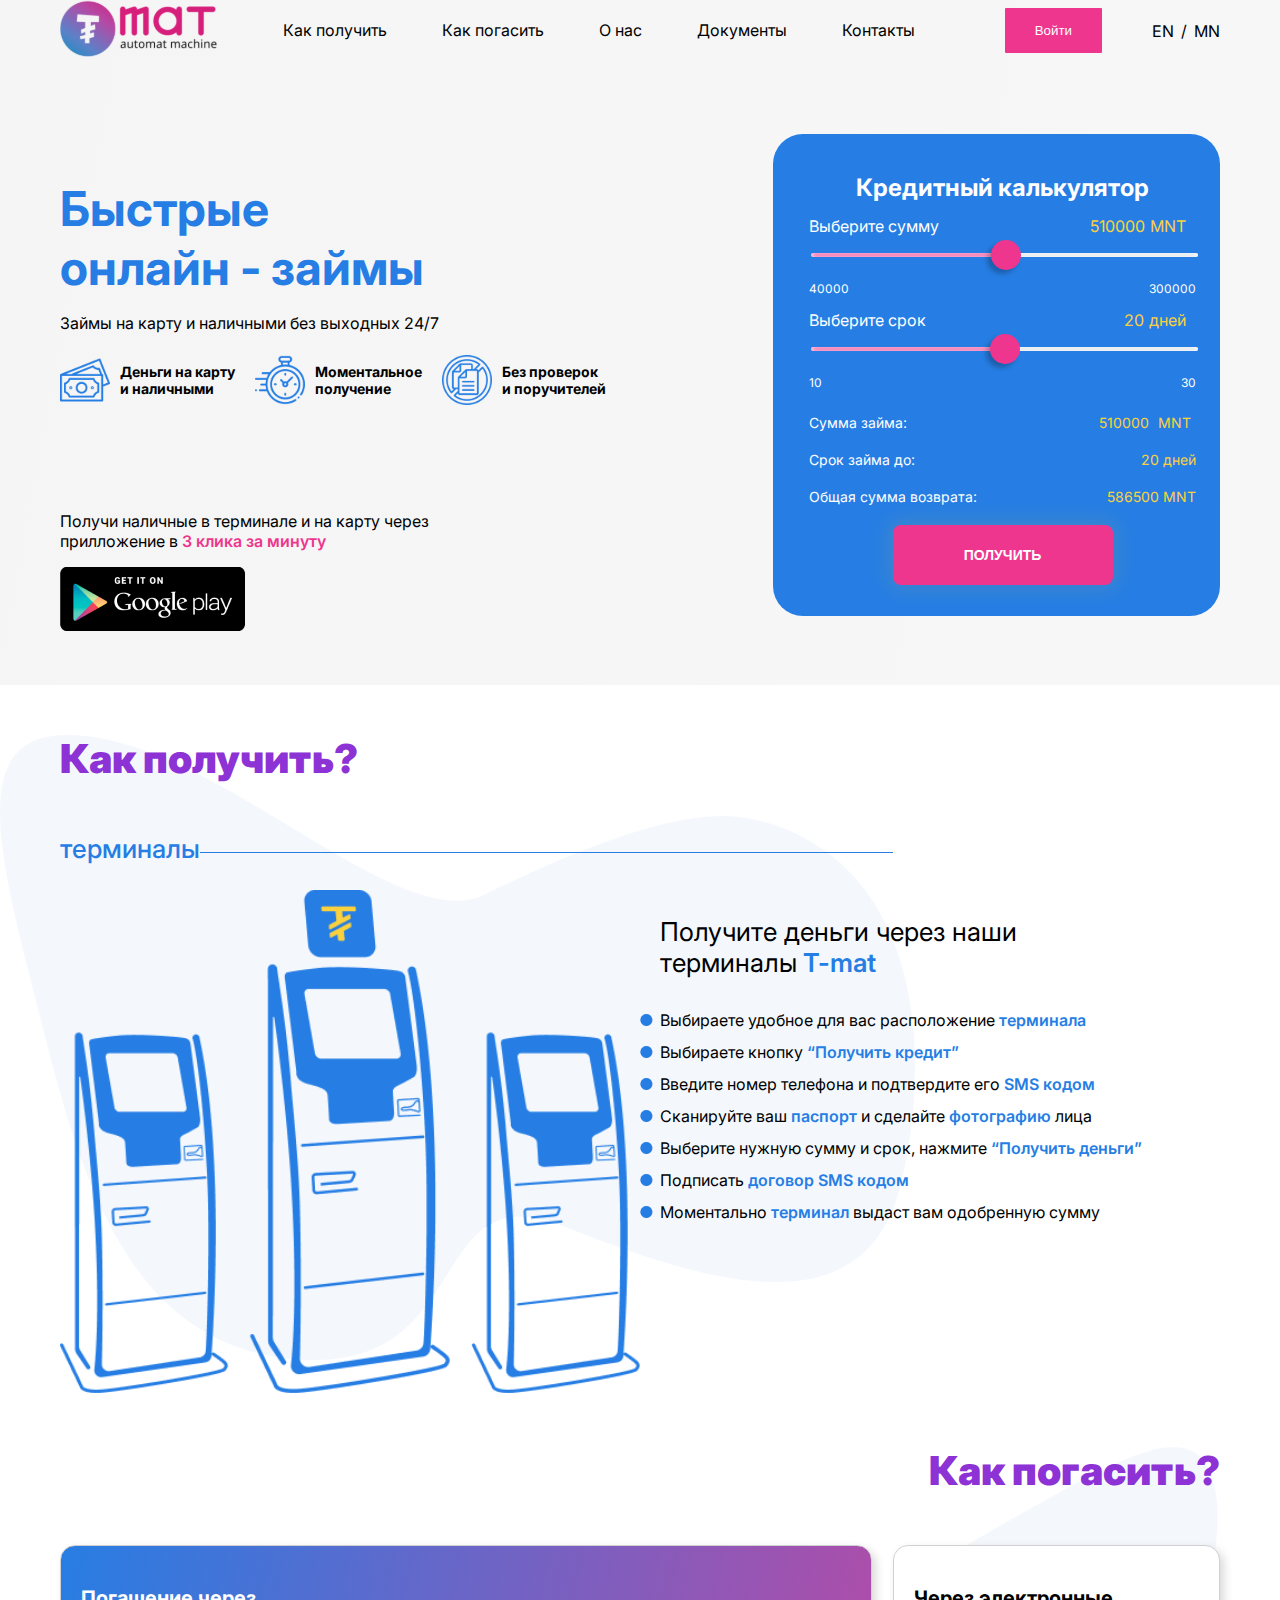
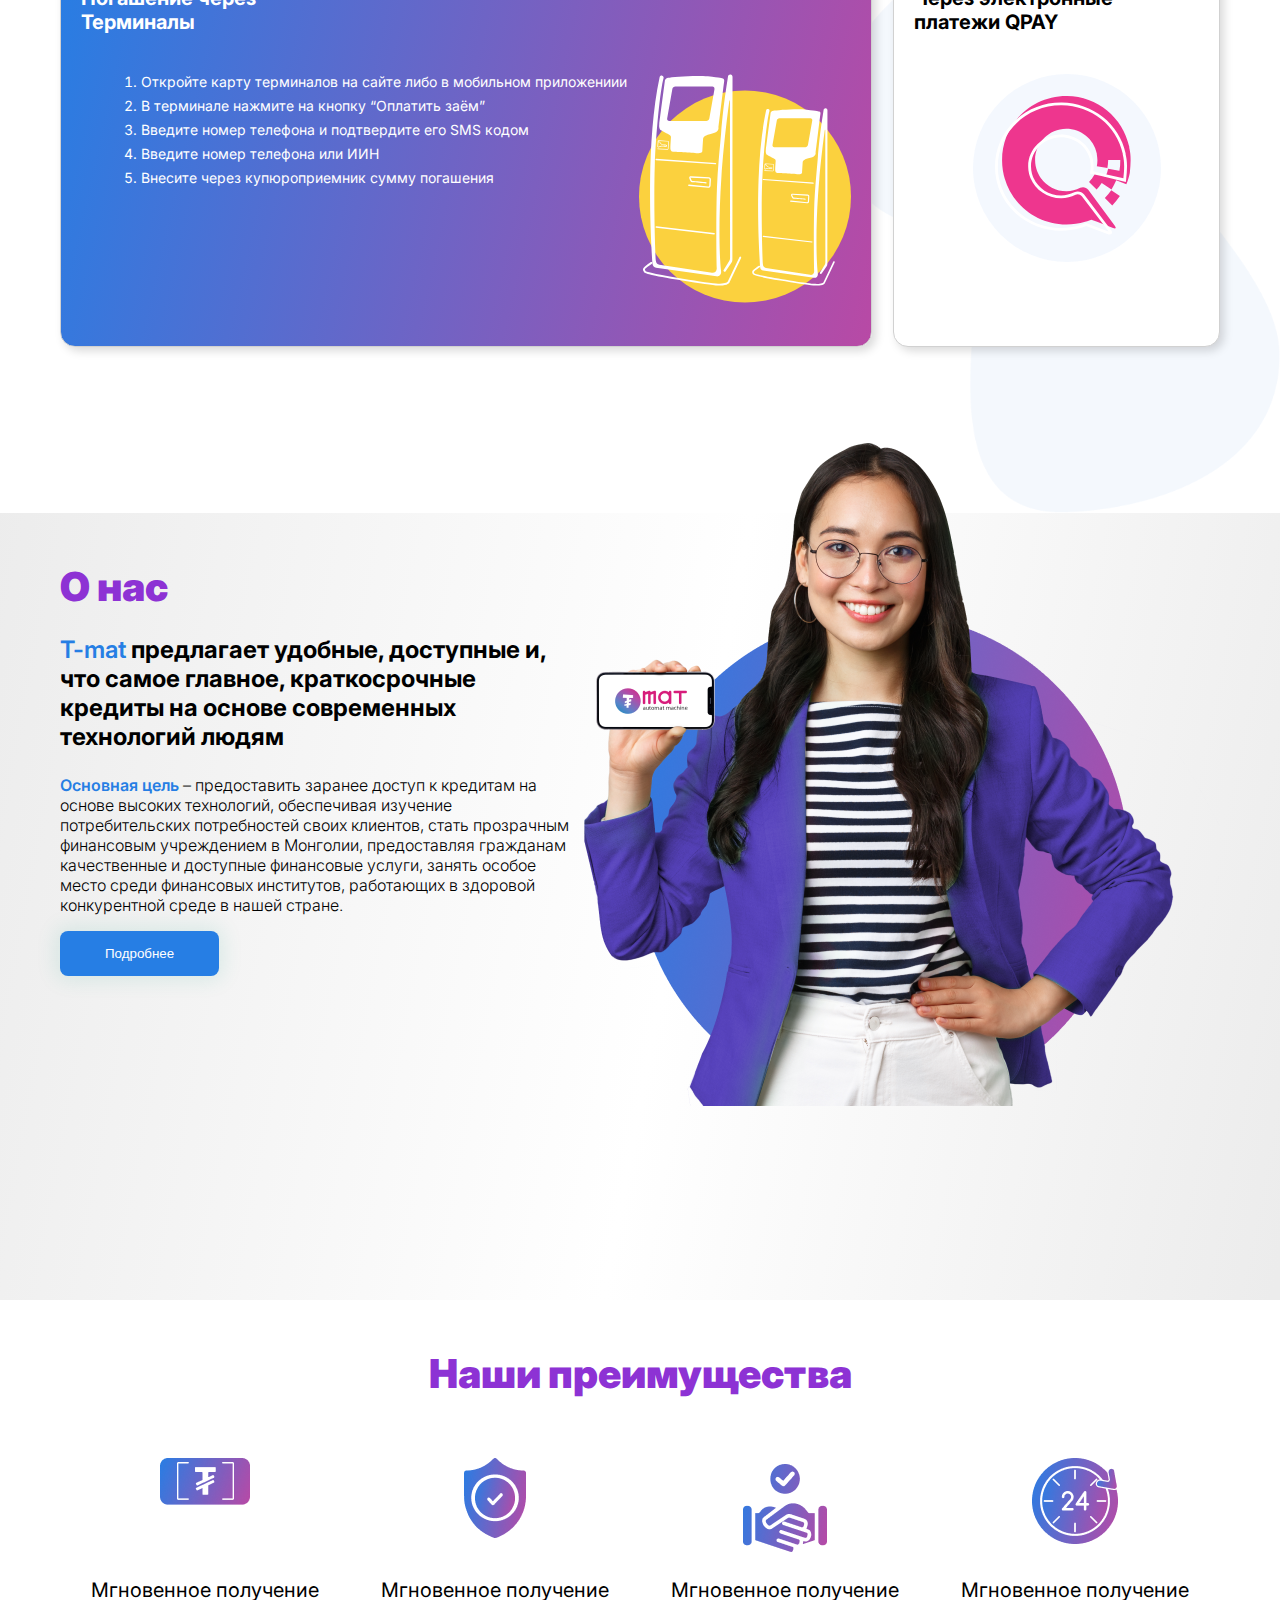
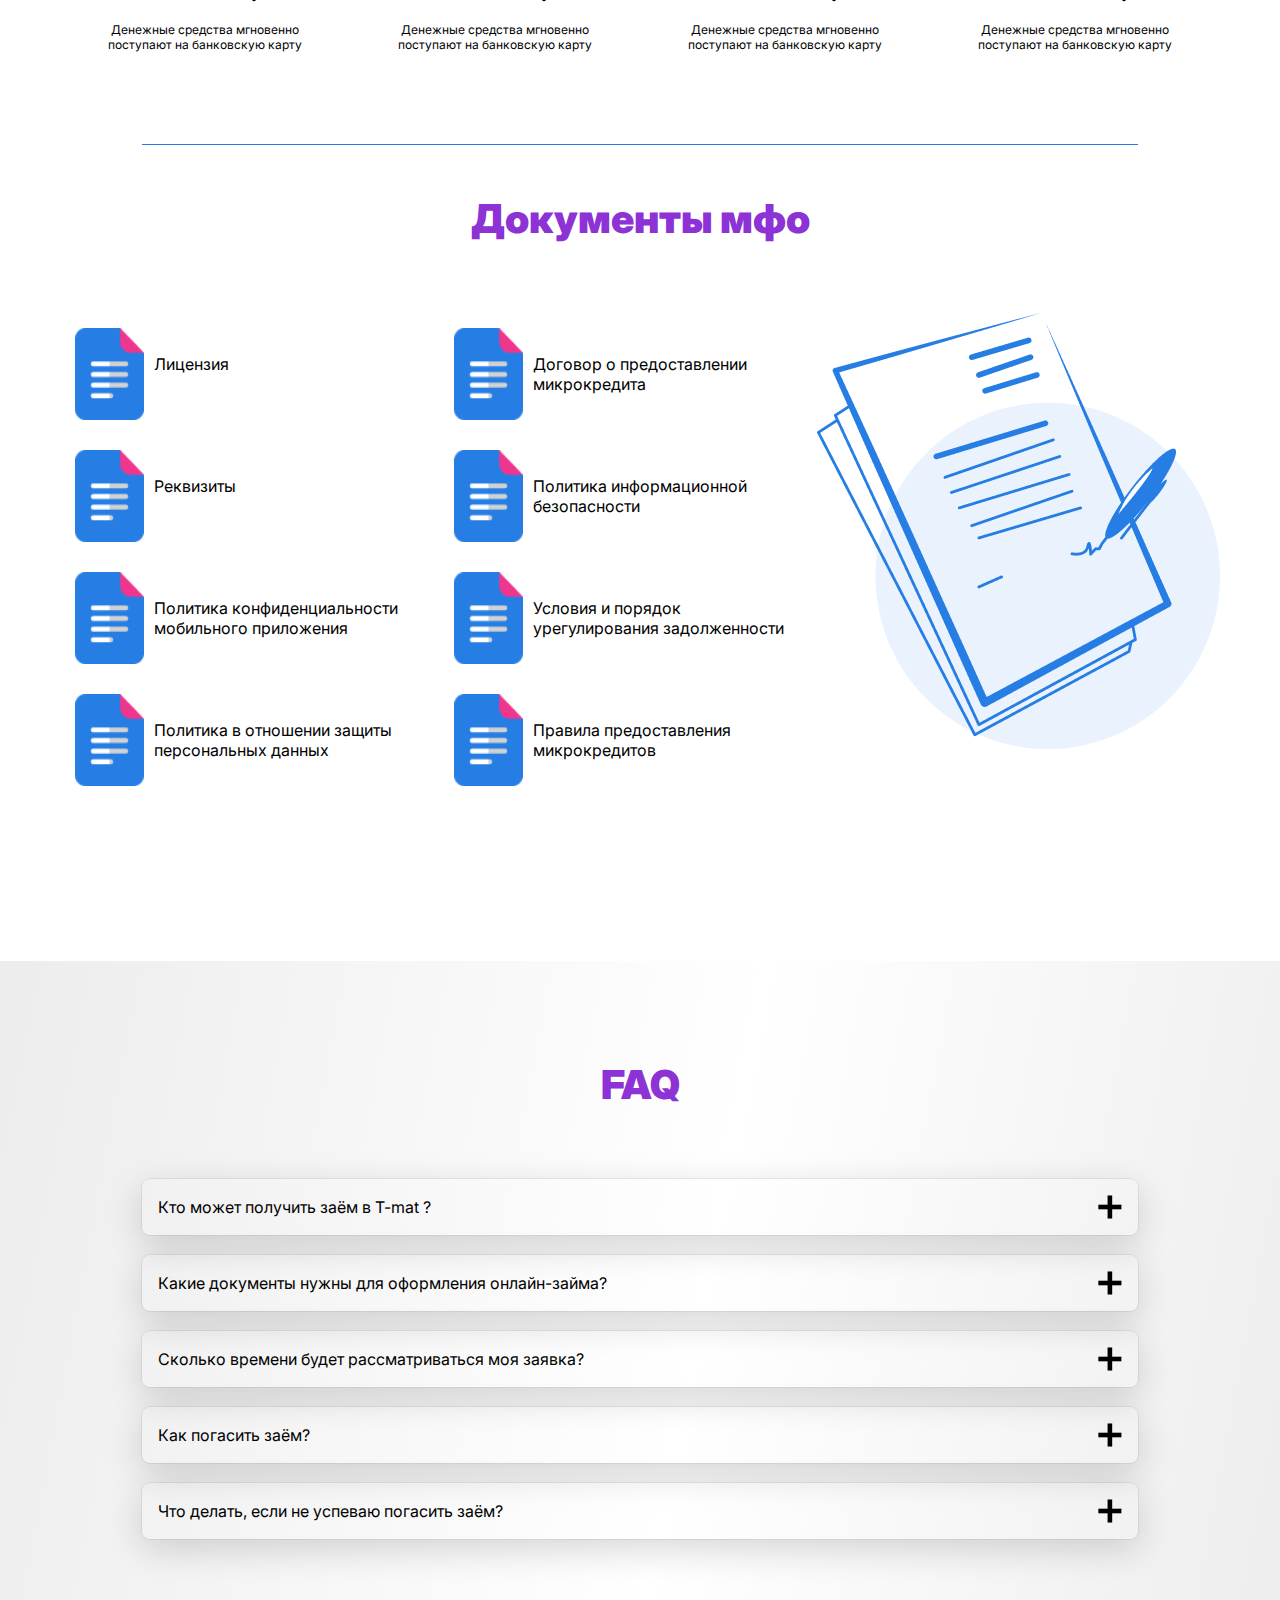
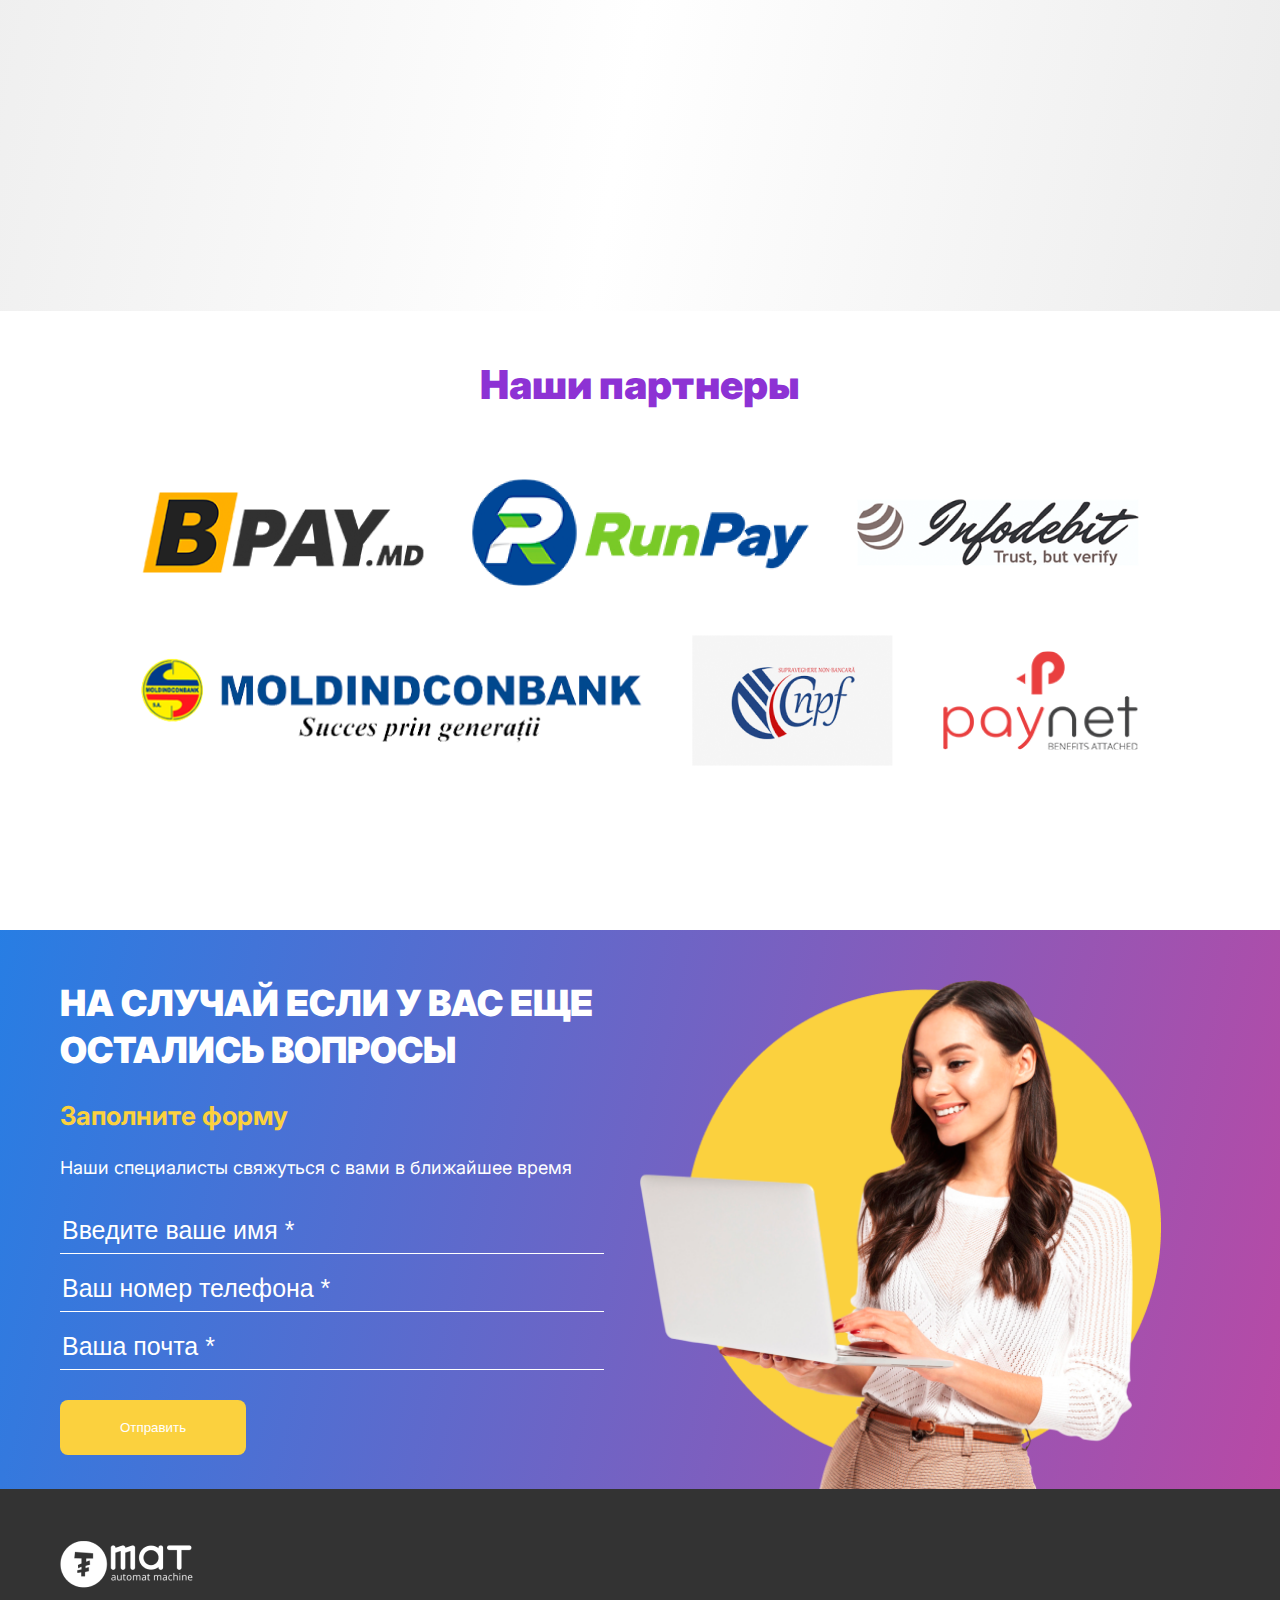
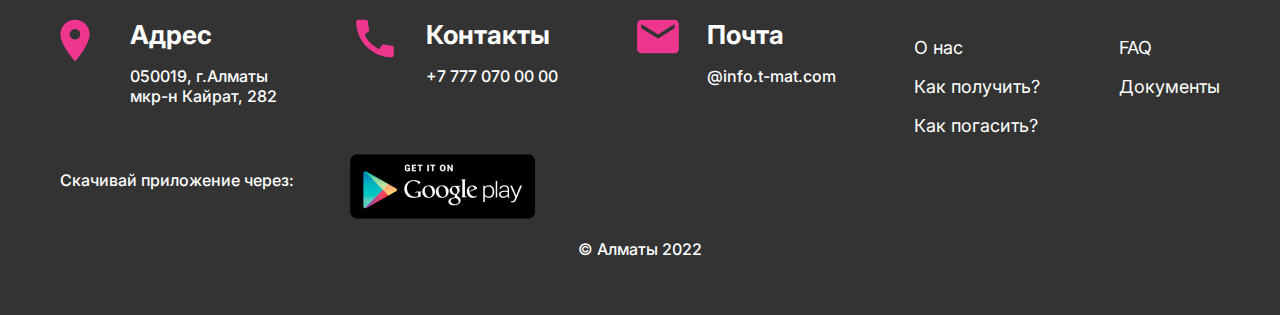
<file: mngR/index.html>
<!DOCTYPE html>
<html lang="en">
  <head>
    <meta charset="UTF-8" />
    <meta http-equiv="X-UA-Compatible" content="IE=edge" />
    <meta name="viewport" content="width=device-width, initial-scale=1.0" />
    <title>Automat</title>
    <link rel="stylesheet" href="assets/css/index.css" />
    <link rel="preconnect" href="https://fonts.googleapis.com" />
    <link rel="preconnect" href="https://fonts.googleapis.com" />
    <link rel="preconnect" href="https://fonts.googleapis.com" />
    <link rel="preconnect" href="https://fonts.gstatic.com" crossorigin />
    <link
      href="https://fonts.googleapis.com/css2?family=Inter&display=swap"
      rel="stylesheet"
    />
  </head>
  <body>
    <section class="top">
      <div class="container">
        <img src="assets/icons/logo-mat-mob.png" class="header-logo-mob" />
        <header class="header-mob text-end">
          <button id="menubtn" class="mob-menu-btn">
            <img src="assets/icons/burger.png" />
          </button>
          <div class="menu-items" id="menuItems">
            <a href="index.html">
              <img class="menu-items-logo" src="assets/icons/mainlogomob.png" />
            </a>
            <div class="menu-item">
              <ul>
                <li class="menu-item-li">
                  <a href="#get" class="menu-item-li mob-links"
                    >Как получить
                  </a>
                </li>
                <li class="menu-item-li">
                  <a href="#return" class="menu-item-li mob-links"
                    >Как погасить</a
                  >
                </li>
                <li class="menu-item-li">
                  <a href="#about" class="menu-item-li mob-links">О нас</a>
                </li>
                <li class="menu-item-li">
                  <a href="#documents" class="menu-item-li mob-links">
                    Документы</a
                  >
                </li>
                <li class="menu-item-li">
                  <a href="#footer" class="menu-item-li mob-links">Контакты</a>
                </li>
              </ul>
            </div>
            <div class="header-localization-mob">
              <div class="header-mob-flex">
                <a href="#" class="white">EN </a>
                <p class="header-localization-p">/</p>
                <a href="#" class="white"> MN</a>
              </div>
            </div>
            <div class="header-log-mob"><p class="header-log-p">Войти</p></div>
          </div>
          <div class="burger-menu_overlay" id="darkMenu"></div>
        </header>
        <header class="header">
          <div class="header-logo">
            <a href="index.html"
              ><svg
                width="158"
                height="57"
                viewBox="0 0 158 57"
                fill="none"
                xmlns="http://www.w3.org/2000/svg"
                xmlns:xlink="http://www.w3.org/1999/xlink"
              >
                <rect width="158" height="57" fill="url(#pattern0)" />
                <defs>
                  <pattern
                    id="pattern0"
                    patternContentUnits="objectBoundingBox"
                    width="1"
                    height="1"
                  >
                    <use
                      xlink:href="#image0_816_82"
                      transform="matrix(0.00168067 0 0 0.00465871 0 -0.755521)"
                    />
                  </pattern>
                  <image
                    id="image0_816_82"
                    width="595"
                    height="539"
                    xlink:href="[data-uri]"
                  />
                </defs>
              </svg>
            </a>
          </div>
          <div class="header-nav">
            <ul class="header-nav-items">
              <li class="hrader-nav-item"><a href="#get">Как получить</a></li>
              <li class="hrader-nav-item">
                <a href="#return">Как погасить</a>
              </li>
              <li class="hrader-nav-item"><a href="#about">О нас</a></li>
              <li class="hrader-nav-item">
                <a href="#documents">Документы</a>
              </li>
              <li class="hrader-nav-item"><a href="#footer">Контакты</a></li>
            </ul>
          </div>
          <div class="header-log">
            <a><button class="header-log-btn">Войти</button></a>
            <div class="header-localization">
              <a href="#">EN </a>
              <p class="header-localization-p">/</p>
              <a href="#"> MN</a>
            </div>
          </div>
        </header>
        <div class="top-content">
          <div class="top-content-left">
            <h3 class="top-content-left-h3">
              Быстрые <br />
              онлайн - займы
            </h3>
            <p>Займы на карту и наличными без выходных 24/7</p>
            <div class="top-content-left-bottom">
              <img src="assets/icons/Mask group.svg" />

              <div class="top-content-left-bottom">
                <p class="top-content-left-p">
                  Деньги на карту<br />
                  и наличными
                </p>
              </div>
              <img src="assets/icons/Mask group (1).svg" />
              <div class="top-content-left-bottom">
                <p class="top-content-left-p">
                  Моментальное<br />
                  получение
                </p>
              </div>
              <div class="top-content-left-bottom">
                <img src="assets/icons/Mask group (2).svg" />
                <p class="top-content-left-p">
                  Без проверок <br />
                  и поручителей
                </p>
              </div>
            </div>
            <div class="top-content-left-bottom-2">
              <p>
                Получи наличные в терминале и на карту через<br />
                прилложение в
                <span class="top-content-left-bottom-span">
                  3 клика за минуту
                </span>
              </p>
              <a href="#">
                <img src="assets/img/Play Matket 1.png" />
              </a>
            </div>
          </div>
          <div class="top-content-right">
            <div class="promo__calc">
              <div class="promo__calc_title">Кредитный калькулятор</div>

              <div class="promo__calc_input">
                <div class="select">
                  <span>Выберите сумму</span>
                  <div class="mnt">
                    <span id="sumText">0</span>
                    <span class="mnt">MNT</span>
                  </div>
                </div>
                <input
                  class="range"
                  type="range"
                  name=""
                  id="myinput"
                  min="10000"
                  max="1000000"
                  step="10000"
                />
                <div class="select_bottom">
                  <span id="sumFrom">0</span>
                  <span id="sumTo">1000000</span>
                </div>
              </div>
              <div class="promo__calc_input">
                <div class="select">
                  <span>Выберите срок</span>
                  <div class="mnt">
                    <span id="daysText">0</span>
                    <span class="mnt">дней</span>
                  </div>
                </div>
                <input
                  class="range"
                  type="range"
                  name=""
                  id="myinput2"
                  min="10"
                  max="30"
                  step="10"
                />
                <div class="select_bottom">
                  <span id="daysFrom">8</span>
                  <span id="daysTo">30</span>
                </div>
              </div>

              <div class="loan_amount">
                <span>Сумма займа:</span>
                <div class="loan_amount-div">
                  <span id="sumTextPreview">150 000</span>
                  <span class="mnt">MNT</span>
                </div>
              </div>

              <div class="loan_term">
                <span>Срок займа до:</span>
                <div class="loan_term-div">
                  <span id="daysTextPreview">15</span>
                  <span>дней</span>
                </div>
              </div>

              <div class="return">
                <span>Общая сумма возврата:</span>
                <div class="return-div">
                  <span id="returnSumText">25 000</span>
                  <span>MNT</span>
                </div>
              </div>

              <button class="promo__calc_btn" type="submit">ПОЛУЧИТЬ</button>
            </div>
          </div>
        </div>
        <div class="top-content-left-bottom-2-mob">
          <p>
            Получи наличные в терминале и на карту через<br />
            прилложение в
            <span class="top-content-left-bottom-span">
              3 клика за минуту
            </span>
          </p>
          <a href="#">
            <img src="assets/img/Play Matket 1.png" />
          </a>
        </div>
      </div>
    </section>
    <section id="get" class="get">
      <div class="container">
        <h3 class="get-title">Как получить?</h3>
        <div class="get-subtitle-div">
          <p class="get-subtitle">терминалы</p>
          <div class="get-line"></div>
        </div>
        <div class="get-flex">
          <div class="get-img">
            <img class="get-img" src="assets/img/terminals.png" />
          </div>
          <div class="margin-left">
            <p class="get-content-p">
              Получите деньги через наши <br />
              терминалы<span class="blue"> T-mat</span>
            </p>
            <ul class="get-content-items">
              <li class="get-content-item">
                Выбираете удобное для вас расположение
                <span class="blue">терминала</span>
              </li>
              <li class="get-content-item">
                Выбираете кнопку <span class="blue">“Получить кредит”</span>
              </li>
              <li class="get-content-item">
                Введите номер телефона и подтвердите его<span class="blue">
                  SMS кодом</span
                >
              </li>
              <li class="get-content-item">
                Сканируйте ваш <span class="blue">паспорт</span> и сделайте
                <span class="blue">фотографию</span> лица
              </li>
              <li class="get-content-item">
                Выберите нужную сумму и срок, нажмите
                <span class="blue">“Получить деньги”</span>
              </li>
              <li class="get-content-item">
                Подписать <span class="blue">договор SMS кодом</span>
              </li>
              <li class="get-content-item">
                Моментально <span class="blue">терминал</span> выдаст вам
                одобренную сумму
              </li>
            </ul>
          </div>
        </div>
      </div>
    </section>
    <section id="return" class="return2">
      <div class="container">
        <div class="return-title__left">
          <h3 class="get-title">Как погасить?</h3>
        </div>
        <div class="return-mob">
          <div class="return-mob-card">
            <div class="text-center">
              <img src="assets/icons/terminslaMob.png" />
            </div>
            <p class="repay__item_descr-title white">
              Погашение через Терминалы
            </p>
            <ol class="repay__item_descr-list">
              <li class="return-li-mob">
                Откройте карту терминалов на сайте <br />
                либо в мобильном приложениии
              </li>
              <li class="return-li-mob">
                В терминале нажмите на кнопку <br />
                “Оплатить заём”
              </li>
              <li class="return-li-mob">
                Введите номер телефона и <br />подтвердите его SMS кодом
              </li>
              <li class="return-li-mob">Введите номер телефона или ИИН</li>
              <li class="return-li-mob">
                Внесите через купюроприемник<br />
                сумму погашения
              </li>
            </ol>
          </div>
          <div class="return-mob-card">
            <div class="text-center">
              <img src="assets/icons/qpaymob.png" />
            </div>
            <p class="repay__item_descr-title white">
              Через электронные платежи QPAY
            </p>
            <ol class="repay__item_descr-list">
              <li class="return-li-mob">
                Оплатить свой займ вы сможете <br />через платежну систему Qpay
              </li>
              <li class="return-li-mob">Войдите в Qpay выберите “T-mat”</li>
              <li class="return-li-mob">Нажмите на кнопку оплатить займ</li>
            </ol>
          </div>
        </div>
        <div class="repay__items">
          <div class="repay__item repay__alm active">
            <div class="repay__item_descr-title">
              <p>
                Погашение через <br />
                Терминалы
              </p>
            </div>
            <div class="repay__item_mainInfo">
              <div class="repay__item_overflow">
                <ol class="repay__item_descr-list">
                  <li>
                    Откройте карту терминалов на сайте либо в мобильном
                    приложениии
                  </li>
                  <li>В терминале нажмите на кнопку “Оплатить заём”</li>
                  <li>Введите номер телефона и подтвердите его SMS кодом</li>
                  <li>Введите номер телефона или ИИН</li>
                  <li>Внесите через купюроприемник сумму погашения</li>
                </ol>
              </div>
              <div class="repay__item_descr-img">
                <svg
                  id="repay__alm_svg"
                  width="212"
                  height="229"
                  viewBox="0 0 212 229"
                  fill="none"
                  xmlns="http://www.w3.org/2000/svg"
                >
                  <circle
                    class="circle-term"
                    id="repay__alm_circle"
                    cx="106"
                    cy="122.54"
                    r="106"
                    fill="rgba(38, 126, 228, 0.05)"
                  />
                  <g class="repay__alm_firstAlm">
                    <path
                      d="M93.5215 2.81845L93.4005 185.844C93.4005 186.79 93.1173 187.714 92.5894 188.497L86.6779 197.271C86.2985 197.835 85.5286 197.972 84.9759 197.579C84.459 197.211 84.316 196.507 84.6487 195.965L90.3595 186.655C90.8187 185.907 91.0607 185.044 91.0607 184.167L90.9342 26.6679C90.9342 26.3737 90.5382 26.2802 90.4063 26.5442C90.3925 26.5744 90.3815 26.6047 90.3788 26.6349C90.211 28.1279 85.0997 63.6326 82.3336 104.293C80.0488 137.887 79.6968 175.225 82.1412 197.815C82.4299 200.493 80.1258 202.729 77.4587 202.349L17.0817 193.741C15.1597 193.466 13.6915 191.893 13.5513 189.957C12.149 170.65 5.91032 71.2516 20.6066 3.19789C20.854 2.04858 22.0226 1.3447 23.1526 1.66915C24.1562 1.9551 24.7804 2.95318 24.5989 3.98151C21.294 15.2134 16.9909 58.348 15.7949 91.3754C14.6346 123.377 15.9874 173.666 16.8782 186.949C17.0074 188.877 18.4592 190.455 20.3701 190.749L72.9825 198.8C75.5258 199.19 77.8024 197.18 77.7282 194.609C77.401 183.053 76.9995 153.067 77.6622 122.72C78.1791 99.0549 80.8104 75.0047 82.0614 59.7558C84.712 27.347 88.2231 8.82619 88.982 2.5435C89.136 1.25947 90.3265 0.36312 91.6023 0.569335C92.7104 0.745305 93.5215 1.69939 93.5215 2.81845Z"
                      fill="#267EE4"
                    />
                    <path
                      d="M20.2464 50.1873C20.7771 45.7056 25.0828 12.7332 25.0828 12.7332L25.8775 6.6842C25.8775 6.6842 26.0507 4.38284 29.1467 3.7312C32.2426 3.07956 56.4798 0.962416 68.9434 2.34543C81.4071 3.7312 83.5874 4.42408 83.5874 4.42408C83.5874 4.42408 85.5644 4.46532 85.1767 7.19286C84.789 9.92315 79.4549 53.506 79.4549 53.506C79.4549 53.506 80.5355 57.8228 73.2629 59.5962C65.9932 61.3669 64.25 62.6812 64.0685 65.2493C63.8843 67.8146 63.3646 76.7258 63.3646 76.7258C63.3646 76.7258 63.7303 79.4864 58.5694 79.1482C53.4058 78.8127 33.8346 77.6607 33.8346 77.6607C33.8346 77.6607 31.0741 77.7734 31.3793 72.9755C31.6845 68.1803 31.9292 63.4126 31.9292 63.4126C31.9292 63.4126 32.4791 61.7024 29.7901 60.4184C27.101 59.1343 21.6019 56.0191 21.6019 56.0191C21.6019 56.0191 19.7158 54.6691 20.2464 50.1873ZM30.274 46.9484H67.2992C68.7152 46.9484 70.068 45.7991 70.3182 44.3831L75.4681 15.1775C75.7183 13.7615 74.7724 12.6122 73.3537 12.6122H36.3284C34.9124 12.6122 33.5597 13.7615 33.3095 15.1775L28.1596 44.3831C27.9094 45.7991 28.8552 46.9484 30.274 46.9484Z"
                      fill="#267EE4"
                    />
                    <path
                      d="M76.5211 90.3663C76.8785 90.3663 77.1809 90.0886 77.2057 89.7284C77.2332 89.349 76.9472 89.0218 76.5678 88.9943L17.1779 84.7573C16.7984 84.727 16.4712 85.0157 16.4437 85.3952C16.4162 85.7746 16.7022 86.1018 17.0816 86.1293L76.4716 90.3663C76.4881 90.3663 76.5046 90.3663 76.5211 90.3663Z"
                      fill="#267EE4"
                    />
                    <path
                      d="M75.1545 160.427C75.4982 160.427 75.7951 160.169 75.8364 159.82C75.8804 159.443 75.6109 159.102 75.2342 159.058L17.2905 152.297C16.9138 152.253 16.5729 152.522 16.5289 152.899C16.4849 153.276 16.7544 153.617 17.1311 153.661L75.0747 160.425C75.1022 160.427 75.1297 160.427 75.1545 160.427Z"
                      fill="#267EE4"
                    />
                    <path
                      d="M28.6956 75.6398C29.1383 75.6398 29.5095 75.2906 29.5342 74.8424L29.8999 67.8036C29.9246 67.3472 29.5727 66.9513 29.1163 66.921L19.6551 66.2914C19.1932 66.2611 18.7918 66.6103 18.7615 67.0722L18.6653 68.524C18.6653 68.5295 18.6653 68.5377 18.6653 68.5432L18.3958 72.5713C18.3766 72.86 18.5031 73.135 18.7368 73.3054C18.9678 73.4759 19.2675 73.5144 19.5342 73.4127C21.3214 72.7198 22.8391 72.3761 23.6969 72.4696C23.9252 72.4943 24.1589 72.5218 24.3953 72.5493C26.1715 72.761 27.2906 72.8573 27.8158 72.3981C27.989 72.2469 28.0825 72.0462 28.0852 71.8152C28.1072 70.7154 26.188 70.5559 25.3632 70.5394C25.3274 70.5394 25.2972 70.5394 25.2642 70.5422C25.0057 70.5669 22.7236 70.7319 21.5771 68.722C21.0684 67.8284 20.513 67.3857 19.9438 67.4104C19.7514 67.4187 19.5781 67.4792 19.4297 67.5644L19.4599 67.119C19.4627 67.0695 19.4902 67.0392 19.5067 67.0255C19.5232 67.0118 19.5589 66.9898 19.6056 66.9925L29.0695 67.6249C29.1438 67.6304 29.2015 67.6936 29.1988 67.7706L28.8331 74.8094C28.8303 74.8837 28.7616 74.9442 28.6901 74.9387L18.712 74.4767C18.5223 74.4657 18.3546 74.617 18.3464 74.8122C18.3381 75.0047 18.4866 75.1696 18.6818 75.1779L28.6599 75.6398C28.6681 75.6398 28.6819 75.6398 28.6956 75.6398ZM23.4 71.7547C22.0885 71.7547 20.293 72.3706 19.2812 72.761C19.2207 72.783 19.174 72.761 19.152 72.7445C19.13 72.728 19.0915 72.6895 19.097 72.6236L19.3609 68.6587C19.4599 68.48 19.7046 68.1281 19.9796 68.1171C20.2463 68.1061 20.6175 68.4553 20.9722 69.0739C22.3387 71.4687 25.036 71.2735 25.3384 71.2433C26.4437 71.2653 27.3951 71.5265 27.3896 71.8014C27.3896 71.8372 27.3813 71.8509 27.3593 71.8674C27.0294 72.1561 25.5556 71.9802 24.4806 71.8509C24.2414 71.8234 24.0049 71.7932 23.7739 71.7684C23.653 71.7602 23.5292 71.7547 23.4 71.7547Z"
                      fill="#267EE4"
                    />
                    <path
                      d="M69.4245 113.79C69.9414 113.79 70.4363 113.608 70.8378 113.264C71.2914 112.877 71.5609 112.335 71.5966 111.738L71.9651 105.552C72.0008 104.969 71.8056 104.408 71.4152 103.971C71.0275 103.534 70.4913 103.278 69.9084 103.245L52.4269 102.294C52.3994 102.291 52.3691 102.288 52.3389 102.283C51.954 102.225 50.9999 102.162 50.4857 102.855C49.8836 103.671 50.428 104.796 50.6067 105.167C50.7964 105.56 50.9366 105.885 51.0604 106.173C51.8 107.892 52.1822 108.117 54.786 108.362C57.7995 108.648 67.4146 109.544 67.4146 109.544L67.5411 108.175C67.5411 108.175 57.9287 107.279 54.9152 106.993C52.8256 106.795 52.8256 106.795 52.3224 105.629C52.1987 105.343 52.0474 104.986 51.844 104.568C51.514 103.886 51.5938 103.666 51.5965 103.663C51.6378 103.636 51.8605 103.597 52.1327 103.638C52.2042 103.649 52.2784 103.658 52.3526 103.66L69.8342 104.612C70.0486 104.623 70.2466 104.719 70.3896 104.878C70.5326 105.038 70.6041 105.247 70.5931 105.461L70.2246 111.648C70.2109 111.868 70.1119 112.068 69.9442 112.211C69.7764 112.354 69.5647 112.423 69.3448 112.401L49.8671 110.531C49.4876 110.496 49.1522 110.773 49.1164 111.15C49.0807 111.527 49.3584 111.862 49.7351 111.901L69.2128 113.77C69.2815 113.787 69.353 113.79 69.4245 113.79Z"
                      fill="#267EE4"
                    />
                    <path
                      d="M80.9863 211.615C89.1029 211.615 90.4529 208.995 90.6757 208.071L102.114 183.982C102.342 183.501 102.138 182.929 101.657 182.701C101.176 182.473 100.604 182.679 100.376 183.158L88.7922 207.554L88.8005 207.62C88.4925 208.448 85.8365 210.285 76.8895 209.495C63.6532 208.327 9.8256 199.438 6.80936 197.205C6.18797 196.487 5.89101 195.918 5.9295 195.514C5.99549 194.829 7.08157 193.939 8.28586 193.006C10.9034 190.986 12.9298 189.699 12.9491 189.685C13.3972 189.402 13.532 188.808 13.2488 188.357C12.9656 187.909 12.3689 187.774 11.9207 188.057C11.8355 188.112 9.8036 189.402 7.10905 191.483C5.3851 192.814 4.15605 193.87 4.01308 195.327C3.91685 196.314 4.35402 197.32 5.38509 198.5C5.80302 198.978 7.07881 200.436 37.4227 205.613C53.5624 208.365 70.4556 210.859 76.719 211.412C78.3165 211.555 79.7325 211.615 80.9863 211.615Z"
                      fill="#267EE4"
                    />
                  </g>
                  <g class="repay__alm_secondAlm">
                    <path
                      d="M188.446 36.0447L188.344 189.945C188.344 190.74 188.106 191.517 187.662 192.176L182.691 199.554C182.372 200.028 181.725 200.143 181.26 199.813C180.825 199.503 180.705 198.911 180.985 198.455L185.787 190.627C186.173 189.998 186.377 189.272 186.377 188.535L186.27 56.099C186.27 55.8516 185.937 55.773 185.826 55.9949C185.815 56.0204 185.806 56.0458 185.803 56.0712C185.662 57.3266 181.364 87.1814 179.038 121.371C177.117 149.619 176.821 181.016 178.876 200.011C179.119 202.263 177.182 204.143 174.939 203.824L124.17 196.585C122.554 196.354 121.319 195.031 121.201 193.404C120.022 177.169 114.776 93.588 127.134 36.3638C127.342 35.3974 128.325 34.8055 129.275 35.0783C130.119 35.3187 130.644 36.158 130.491 37.0227C127.712 46.4672 124.094 82.7378 123.088 110.509C122.112 137.419 123.25 179.705 123.999 190.874C124.108 192.495 125.328 193.822 126.935 194.07L171.175 200.839C173.314 201.167 175.228 199.477 175.166 197.316C174.891 187.598 174.553 162.384 175.11 136.866C175.545 116.967 177.757 96.7438 178.809 83.9215C181.038 56.67 183.991 41.0964 184.629 35.8135C184.758 34.7338 185.759 33.9801 186.832 34.1535C187.764 34.3015 188.446 35.1037 188.446 36.0447Z"
                      fill="#EE368E"
                    />
                    <path
                      d="M126.831 75.8757C127.278 72.1072 130.898 44.3817 130.898 44.3817L131.566 39.2953C131.566 39.2953 131.712 37.3602 134.315 36.8122C136.919 36.2643 157.299 34.4841 167.779 35.647C178.259 36.8122 180.093 37.3949 180.093 37.3949C180.093 37.3949 181.755 37.4295 181.429 39.723C181.103 42.0188 176.618 78.6663 176.618 78.6663C176.618 78.6663 177.526 82.2961 171.411 83.7874C165.298 85.2763 163.832 86.3814 163.68 88.5408C163.525 90.6979 163.088 98.1911 163.088 98.1911C163.088 98.1911 163.396 100.512 159.056 100.228C154.714 99.9459 138.257 98.9772 138.257 98.9772C138.257 98.9772 135.936 99.072 136.193 95.0375C136.449 91.0054 136.655 86.9964 136.655 86.9964C136.655 86.9964 137.117 85.5583 134.856 84.4786C132.595 83.3989 127.971 80.7795 127.971 80.7795C127.971 80.7795 126.385 79.6443 126.831 75.8757ZM135.263 73.1522H166.396C167.587 73.1522 168.725 72.1858 168.935 70.9951L173.265 46.4371C173.476 45.2464 172.68 44.28 171.487 44.28H140.354C139.163 44.28 138.026 45.2464 137.816 46.4371L133.485 70.9951C133.275 72.1858 134.07 73.1522 135.263 73.1522Z"
                      fill="#EE368E"
                    />
                    <path
                      d="M174.151 109.661C174.451 109.661 174.706 109.427 174.726 109.125C174.75 108.805 174.509 108.53 174.19 108.507L124.251 104.944C123.932 104.919 123.657 105.162 123.634 105.481C123.611 105.8 123.851 106.075 124.17 106.098L174.109 109.661C174.123 109.661 174.137 109.661 174.151 109.661Z"
                      fill="#EE368E"
                    />
                    <path
                      d="M173.002 168.573C173.291 168.573 173.54 168.356 173.575 168.062C173.612 167.745 173.386 167.458 173.069 167.421L124.346 161.736C124.029 161.699 123.742 161.926 123.705 162.243C123.668 162.559 123.895 162.846 124.212 162.883L172.935 168.571C172.958 168.573 172.981 168.573 173.002 168.573Z"
                      fill="#EE368E"
                    />
                    <path
                      d="M133.936 97.2779C134.308 97.2779 134.62 96.9843 134.641 96.6074L134.949 90.6887C134.969 90.3049 134.674 89.972 134.29 89.9465L126.334 89.4171C125.946 89.3917 125.608 89.6853 125.583 90.0737L125.502 91.2944C125.502 91.2991 125.502 91.306 125.502 91.3106L125.275 94.6977C125.259 94.9405 125.365 95.1716 125.562 95.315C125.756 95.4583 126.008 95.4907 126.232 95.4052C127.735 94.8225 129.011 94.5335 129.733 94.6121C129.925 94.633 130.121 94.6561 130.32 94.6792C131.814 94.8572 132.755 94.9381 133.196 94.552C133.342 94.4249 133.42 94.2561 133.423 94.0619C133.441 93.1371 131.827 93.003 131.134 92.9891C131.104 92.9891 131.078 92.9891 131.051 92.9914C130.833 93.0122 128.914 93.151 127.95 91.4609C127.523 90.7095 127.056 90.3373 126.577 90.3581C126.415 90.365 126.269 90.4159 126.145 90.4875L126.17 90.113C126.172 90.0714 126.195 90.046 126.209 90.0344C126.223 90.0228 126.253 90.0043 126.293 90.0067L134.25 90.5384C134.313 90.543 134.361 90.5962 134.359 90.6609L134.052 96.5797C134.049 96.6421 133.992 96.6929 133.931 96.6883L125.541 96.2999C125.382 96.2907 125.241 96.4178 125.234 96.582C125.227 96.7438 125.352 96.8825 125.516 96.8895L133.906 97.2779C133.913 97.2779 133.924 97.2779 133.936 97.2779ZM129.483 94.011C128.38 94.011 126.871 94.5289 126.02 94.8572C125.969 94.8757 125.93 94.8572 125.911 94.8433C125.893 94.8295 125.86 94.7971 125.865 94.7416L126.087 91.4077C126.17 91.2574 126.376 90.9615 126.607 90.9523C126.831 90.943 127.143 91.2366 127.442 91.7568C128.591 93.7706 130.859 93.6064 131.113 93.581C132.042 93.5995 132.842 93.8191 132.838 94.0503C132.838 94.0804 132.831 94.092 132.812 94.1058C132.535 94.3486 131.296 94.2006 130.392 94.0919C130.191 94.0688 129.992 94.0434 129.798 94.0226C129.696 94.0157 129.592 94.011 129.483 94.011Z"
                      fill="#EE368E"
                    />
                    <path
                      d="M168.183 129.357C168.618 129.357 169.034 129.204 169.372 128.915C169.753 128.589 169.98 128.134 170.01 127.632L170.32 122.43C170.35 121.94 170.186 121.468 169.857 121.101C169.531 120.733 169.081 120.518 168.59 120.49L153.891 119.69C153.868 119.688 153.842 119.686 153.817 119.681C153.493 119.633 152.691 119.579 152.258 120.162C151.752 120.849 152.21 121.794 152.36 122.106C152.52 122.437 152.638 122.71 152.742 122.953C153.364 124.398 153.685 124.587 155.874 124.793C158.408 125.033 166.493 125.787 166.493 125.787L166.6 124.636C166.6 124.636 158.517 123.882 155.983 123.642C154.226 123.475 154.226 123.475 153.803 122.495C153.699 122.254 153.572 121.954 153.401 121.602C153.123 121.029 153.19 120.844 153.192 120.842C153.227 120.819 153.414 120.786 153.643 120.821C153.703 120.83 153.766 120.837 153.828 120.84L168.528 121.639C168.708 121.649 168.875 121.73 168.995 121.864C169.115 121.998 169.175 122.174 169.166 122.354L168.856 127.556C168.845 127.741 168.761 127.91 168.62 128.03C168.479 128.15 168.301 128.208 168.116 128.189L151.738 126.617C151.419 126.587 151.137 126.821 151.107 127.137C151.077 127.454 151.311 127.736 151.627 127.769L168.005 129.341C168.063 129.355 168.123 129.357 168.183 129.357Z"
                      fill="#EE368E"
                    />
                    <path
                      d="M177.905 211.615C184.73 211.615 185.866 209.412 186.053 208.635L195.671 188.38C195.863 187.975 195.692 187.494 195.287 187.302C194.882 187.11 194.402 187.284 194.21 187.686L184.469 208.2L184.476 208.256C184.217 208.952 181.984 210.496 174.461 209.833C163.331 208.85 118.069 201.375 115.532 199.498C115.01 198.895 114.76 198.416 114.793 198.076C114.848 197.501 115.761 196.751 116.774 195.968C118.975 194.268 120.679 193.186 120.695 193.175C121.072 192.937 121.185 192.437 120.947 192.058C120.709 191.681 120.207 191.568 119.83 191.806C119.759 191.852 118.05 192.937 115.784 194.687C114.335 195.806 113.301 196.694 113.181 197.919C113.1 198.749 113.468 199.595 114.335 200.587C114.686 200.989 115.759 202.215 141.274 206.568C154.846 208.883 169.051 210.98 174.317 211.444C175.661 211.564 176.851 211.615 177.905 211.615Z"
                      fill="#EE368E"
                    />
                  </g>
                  <defs>
                    <linearGradient
                      id="paint0_linear_331_236"
                      x1="22.4065"
                      y1="16.5398"
                      x2="186.146"
                      y2="215.182"
                      gradientUnits="userSpaceOnUse"
                    >
                      <stop stop-color="#FFD800" stop-opacity="0" />
                      <stop
                        offset="1"
                        stop-color="#FFD800"
                        stop-opacity="0.5"
                      />
                    </linearGradient>
                  </defs>
                </svg>
              </div>
            </div>
          </div>

          <div class="repay__item repay__qpay">
            <div class="repay__item_descr-title">
              <p>Через электронные платежи QPAY</p>
            </div>
            <div class="repay__item_mainInfo">
              <div class="repay__item_overflow">
                <ol class="repay__item_descr-list">
                  <li>Через электронные платежи QPAY</li>
                  <li>Войдите в Qpay выберите “T-mat”</li>
                  <li>Нажмите на кнопку оплатить займ</li>
                </ol>
              </div>
              <div class="repay__item_descr-img">
                <svg
                  width="188"
                  height="188"
                  viewBox="0 0 188 188"
                  fill="none"
                  xmlns="http://www.w3.org/2000/svg"
                >
                  <circle
                    class="repay-circle"
                    cx="94"
                    cy="94"
                    r="94"
                    fill="rgba(38, 126, 228, 0.05)"
                  />
                  <g class="repay__qpay_pay">
                    <path
                      d="M112.137 71.9882C114.89 74.4732 116.31 78.2034 116.31 82.9986C116.31 87.7938 114.89 91.434 112.137 94.0091C109.385 96.5842 105.655 97.8267 101.127 
                      97.8267H95.8866V111.502C94.2891 111.77 92.689 111.947 91.0039 111.857C89.4064 111.857 87.8063 111.767 86.2087 111.502V68.8806L86.6538 68.4355C93.6691 
                      68.258 98.4643 68.168 101.039 68.168C105.655 68.258 109.385 69.5005 112.137 71.9882ZM95.8866 75.5408V90.6365C97.1291 90.6365 98.5518 90.5464 100.237 
                      90.5464C101.657 90.6365 103.079 90.1914 104.232 89.2139C105.119 88.5038 105.742 87.5263 106.097 86.4613C106.365 85.1287 106.542 83.8861 106.542 82.5536C106.542 
                      80.866 106.097 79.2684 105.209 77.9359C104.232 76.4258 102.544 75.5383 100.769 75.7158C98.6392 75.6283 97.0417 75.6283 95.8866 75.5408ZM147.211 107.24C146.944 
                      108.217 146.589 109.105 146.056 109.905C145.611 110.705 144.991 111.415 144.281 112.035C141.706 112.035 139.218 110.792 137.711 108.66C135.403 111.057 132.206 
                      112.39 128.83 112.39C125.545 112.39 123.148 111.412 121.46 109.46C119.863 107.685 118.975 105.287 118.975 102.889C118.975 99.3368 120.13 96.6742 122.528 
                      94.8091C125.103 92.8566 128.21 91.879 131.408 92.0565C132.828 92.0565 134.338 92.1465 136.113 92.234V90.9014C136.113 88.1488 134.693 86.7288 131.851 
                      86.7288C130.076 86.7288 126.968 87.4388 122.438 88.7714C121.195 87.3513 120.395 85.1313 120.13 82.2011C122.35 81.3136 124.748 80.6036 127.145 80.1585C129.453 
                      79.7135 131.851 79.4485 134.248 79.4485C137.091 79.3585 139.931 80.2486 142.151 82.0236C144.281 83.7987 145.349 86.4638 145.349 90.104V102.892C145.436 
                      105.02 145.969 106.352 147.211 107.24ZM131.138 105.555C133.003 105.465 134.691 104.755 136.021 103.512V98.2717C135.133 98.2717 133.891 98.1817 132.291 
                      98.1817C129.448 98.1817 128.118 99.6017 128.118 102.354C128.118 103.154 128.473 103.952 129.005 104.574C129.54 105.197 130.341 105.555 131.138 105.555ZM179 
                      81.2236L171.097 110.705C169.765 115.587 168.077 119.318 165.857 121.715C163.637 124.113 160.352 125.355 155.912 125.355C153.426 125.355 150.849 124.91 148.454 
                      124.113V122.958C148.544 122.07 148.631 121.183 148.899 120.293C149.166 119.228 149.609 118.25 150.319 117.45C152.094 117.982 153.959 118.338 155.824 
                      118.428C158.932 118.428 161.064 116.562 162.129 112.922L162.397 112.035C158.844 111.945 156.802 110.615 156.092 108.127L148.631 80.956C150.229 80.156 
                      152.006 79.7135 153.781 79.7135C155.024 79.6235 156.267 79.891 157.244 80.601C158.132 81.4885 158.664 82.5536 158.842 83.7086L161.949 96.1391C162.304 
                      97.3817 162.749 100.134 163.459 104.487C163.459 104.755 163.727 104.932 163.992 104.932L169.677 80.246C171.01 79.9785 172.43 79.801 173.762 79.891C175.36 
                      79.891 176.87 80.0685 178.38 80.601L179 81.2236Z"
                      fill="#267EE4"
                    />
                    <path
                      d="M153.342 128.571C150.833 128.571 148.184 128.128 145.678 127.295L145.238 127.148L145.241 125.466C145.331 124.568 145.423 123.637 145.704 122.695C146.018 121.453 146.542 120.411 147.265 119.598L147.538 119.292L147.931 119.41C149.755 119.958 151.551 120.277 153.267 120.359C156.053 120.354 157.962 118.656 158.939 115.317L158.973 115.207C155.683 114.926 153.643 113.473 152.902 110.877L145.3 83.1889L145.773 82.9522C147.481 82.0982 149.354 81.6454 151.188 81.6403C152.647 81.5399 154.018 81.9001 155.052 82.6513L155.129 82.7156C156.086 83.67 156.699 84.8585 156.904 86.1499L160.004 98.5547C160.318 99.6531 160.686 101.829 161.26 105.338L166.572 82.268L166.979 82.1856C168.61 81.8589 169.994 81.738 171.21 81.8178C173.052 81.8203 174.583 82.057 176.021 82.5638L176.157 82.6127L177.145 83.6005L169.147 113.439C167.727 118.649 165.965 122.34 163.758 124.72C161.394 127.277 157.89 128.571 153.342 128.571ZM146.524 126.217C148.768 126.917 151.114 127.285 153.342 127.285C157.517 127.285 160.704 126.13 162.816 123.85C164.877 121.625 166.541 118.111 167.907 113.107L175.712 83.989L175.458 83.7343C174.194 83.3073 172.834 83.1066 171.19 83.1066L171.146 83.104C170.138 83.0371 168.988 83.1246 167.637 83.3716L161.934 108.148H161.422C160.797 108.148 160.285 107.695 160.249 107.126L160.184 106.735C159.528 102.714 159.094 100.057 158.762 98.8917L155.636 86.3814C155.477 85.3524 155.014 84.4392 154.255 83.6674C153.465 83.1092 152.403 82.8493 151.255 82.9291L151.209 82.9317C149.732 82.9317 148.227 83.2584 146.823 83.8835L154.139 110.535C154.777 112.765 156.642 113.89 159.84 113.969L160.681 113.99L160.172 115.685C158.728 120.614 155.613 121.648 153.251 121.648H153.221C151.525 121.569 149.761 121.27 147.973 120.766C147.51 121.381 147.175 122.124 146.949 123.027L146.941 123.055C146.694 123.874 146.612 124.697 146.524 125.566V126.217ZM126.258 115.605C122.803 115.605 120.233 114.574 118.401 112.451C116.724 110.589 115.759 108.037 115.759 105.459C115.759 101.67 117.002 98.8608 119.559 96.8722C122.252 94.8296 125.55 93.8058 128.851 93.9833C130.088 93.9833 131.372 94.0501 132.856 94.1248L132.895 94.1273V93.4713C132.895 91.0634 131.745 89.9418 129.275 89.9418C127.655 89.9418 124.722 90.5824 120.045 91.9587L119.652 92.0744L119.382 91.7657C118.023 90.2119 117.195 87.8786 116.917 84.8302L116.873 84.3517L117.318 84.1742C119.621 83.2532 122.088 82.5355 124.455 82.0956C126.942 81.6171 129.373 81.3753 131.676 81.3753C134.716 81.2801 137.672 82.2448 139.98 84.0919C142.264 85.9956 143.417 88.8794 143.417 92.6738V105.446C143.502 107.425 143.965 108.539 145.012 109.287L145.377 109.547L145.259 109.979C144.95 111.114 144.559 112.014 144.034 112.809C143.584 113.612 142.946 114.378 142.133 115.088L141.95 115.248H141.709C139.136 115.248 136.708 114.118 135.074 112.194C132.694 114.401 129.592 115.605 126.258 115.605ZM128.079 95.2515C125.293 95.2515 122.631 96.1571 120.344 97.8935C118.126 99.6171 117.046 102.094 117.046 105.462C117.046 107.726 117.892 109.964 119.366 111.603C120.948 113.434 123.199 114.319 126.258 114.319C129.492 114.319 132.481 113.064 134.675 110.787L135.215 110.226L135.666 110.859C136.996 112.737 139.151 113.884 141.469 113.959C142.092 113.388 142.581 112.783 142.925 112.163L142.954 112.12C143.345 111.533 143.651 110.867 143.905 110.049C142.776 109.069 142.226 107.638 142.136 105.488V105.462V92.6738C142.136 89.2318 141.166 86.7493 139.169 85.0874C137.109 83.4385 134.454 82.5715 131.699 82.6615C129.456 82.6615 127.107 82.8982 124.696 83.3613C122.561 83.7574 120.344 84.3877 118.25 85.1929C118.515 87.4979 119.147 89.3527 120.097 90.6055C124.717 89.2601 127.56 88.6581 129.281 88.6581C132.445 88.6581 134.186 90.3689 134.186 93.4739V95.4831L132.795 95.4136C131.321 95.339 130.047 95.2721 128.836 95.2721H128.8C128.558 95.2567 128.316 95.2515 128.079 95.2515ZM89.3086 115.096C89.0153 115.096 88.7169 115.088 88.4134 115.073C86.592 115.073 84.9945 114.952 83.5281 114.708L82.9905 114.618V71.1855L83.8034 70.37L84.0607 70.3623C91.0554 70.1848 95.8994 70.0947 98.4617 70.0947C103.293 70.1873 107.17 71.5276 109.992 74.0796C112.901 76.7087 114.378 80.5727 114.378 85.5685C114.378 90.4692 112.904 94.3331 109.999 97.0497C107.167 99.6994 103.316 101.042 98.5492 101.042H93.952V114.62L93.4144 114.71C92.3005 114.895 90.8701 115.096 89.3086 115.096ZM84.2767 113.524C85.5296 113.702 86.8956 113.789 88.4288 113.789H88.4623C90.0109 113.869 91.4798 113.709 92.6683 113.527V99.756H98.5517C102.982 99.756 106.537 98.5289 109.122 96.1107C111.757 93.6463 113.092 90.0987 113.092 85.5685C113.092 80.9534 111.759 77.4084 109.13 75.034C106.542 72.6981 102.948 71.4685 98.4488 71.381C95.9406 71.381 91.1943 71.4685 84.3488 71.6408L84.2742 71.7154V113.524H84.2767ZM128.581 108.77H128.565C127.57 108.77 126.59 108.32 125.947 107.569C125.283 106.794 124.905 105.835 124.905 104.929C124.905 101.778 126.569 100.114 129.721 100.114C130.649 100.114 131.442 100.142 132.141 100.168C132.646 100.186 133.083 100.201 133.451 100.201H134.094V106.362L133.891 106.553C132.44 107.906 130.611 108.672 128.599 108.768L128.581 108.77ZM129.721 101.4C127.279 101.4 126.191 102.488 126.191 104.929C126.191 105.531 126.459 106.187 126.924 106.73C127.326 107.198 127.933 107.479 128.553 107.481C130.158 107.402 131.622 106.82 132.808 105.796V101.477C132.586 101.469 132.35 101.462 132.095 101.454C131.406 101.428 130.626 101.4 129.721 101.4ZM93.314 93.8521H92.6709V77.4187L93.3629 77.4728C94.0112 77.5216 94.8318 77.5448 95.7811 77.5705C96.4886 77.5885 97.2886 77.6117 98.1813 77.6477C100.147 77.4702 102.058 78.4297 103.177 80.1636C104.114 81.5682 104.613 83.2892 104.613 85.1312C104.613 86.3583 104.476 87.5648 104.157 89.1649L104.137 89.2421C103.723 90.4846 103.005 91.5394 102.063 92.2931C100.831 93.335 99.2592 93.8624 97.6462 93.7672C96.7561 93.7672 95.956 93.7929 95.1791 93.816C94.5206 93.8315 93.898 93.8521 93.314 93.8521ZM93.9572 78.795V92.5581C94.3353 92.5504 94.7289 92.5375 95.1405 92.5246C95.8943 92.5015 96.7484 92.4758 97.6668 92.4758H97.7079C98.9942 92.5555 100.252 92.1362 101.248 91.295C101.999 90.693 102.567 89.8569 102.904 88.8665C103.2 87.3744 103.329 86.2528 103.329 85.126C103.329 83.5388 102.904 82.0673 102.104 80.8659C101.232 79.5179 99.7634 78.7796 98.2636 78.9288L98.2173 78.9339L98.171 78.9314C97.2706 78.8928 96.4603 78.8722 95.7477 78.8542C95.0865 78.8362 94.4871 78.8208 93.9572 78.795Z"
                      fill="white"
                    />
                  </g>
                  <g class="repay__qpay_q">
                    <path
                      d="M71.6456 89.2137V89.0362C71.6456 87.1711 71.4681 85.396 71.0231 83.531V83.0859C68.1804 69.7679 56.46 60.1775 42.7844 60H42.4294C26.2687 60 13.2157 73.053 13.2157 89.2137C13.2157 105.374 26.2687 118.427 42.4294 118.427C45.3595 118.427 48.2021 117.982 50.9548 117.185L51.9323 116.917L53.7974 116.207L56.105 117.095L63.6528 120.025C64.8953 120.557 65.2503 120.025 64.4528 118.96L52.3774 102.622C51.4898 101.467 49.9798 101.112 48.7372 101.734C46.7847 102.712 44.652 103.244 42.522 103.332C34.7066 103.332 28.3139 97.0265 28.2264 89.2137C28.1364 81.3983 34.5317 75.0056 42.3445 74.9181C49.0922 74.9181 54.955 79.6233 56.285 86.1961V86.6411C56.4625 87.4412 56.4625 88.2387 56.5526 89.0387V89.3063C56.5526 90.1938 56.4625 90.9939 56.285 91.8814L61.0802 92.7689C61.2577 91.6139 61.4352 90.4614 61.4352 89.3063V89.1288H66.9405V89.3063C66.9405 90.8164 66.8504 92.3264 66.5855 93.834V94.0115H66.408L61.4352 93.0339C61.1677 94.189 60.8127 95.3414 60.3702 96.4965L60.2802 96.674L60.1027 96.584L55.6625 94.7189C55.3075 95.519 54.9525 96.229 54.42 96.939L54.3299 97.1165C53.8849 97.8265 53.2649 98.4491 52.7324 99.069L56.195 102.444C56.9951 101.644 57.7925 100.669 58.4151 99.6916L58.5051 99.5141L58.6826 99.6041L62.9453 102.447C63.7454 101.204 64.4554 99.8717 65.0754 98.4516L65.1654 98.2741L65.3429 98.3642L69.6931 100.139C70.4031 98.4516 70.9356 96.6766 71.2906 94.899V94.7215C71.4681 92.8564 71.6456 91.0788 71.6456 89.2137Z"
                      fill="#EE368E"
                    />
                    <path
                      d="M59.9226 106.352L63.2978 109.727C64.6303 108.394 65.7828 106.974 66.7604 105.464L62.8527 102.889C61.9652 104.132 60.9876 105.287 59.9226 106.352Z"
                      fill="#EE368E"
                    />

                    <path
                      d="M58.3505 96.3936L53.1551 95.2218L53.2844 94.597C53.4601 93.7414 53.5403 93.0038 53.5403 92.2084V91.9826C53.5118 91.7266 53.4911 91.4707 53.4731 91.2148C53.4343 90.7029 53.3981 90.2212 53.2895 89.7444L53.274 89.6767V89.2376C51.9791 83.1857 46.3701 78.8023 39.9134 78.8023C32.3659 78.8851 26.2891 84.8567 26.3744 92.1105C26.4597 99.3568 32.6063 105.253 40.0788 105.261C42.1492 105.175 44.2119 104.659 46.0496 103.768C47.5953 103.018 49.4279 103.449 50.5083 104.812L62.6489 120.757C63.4011 121.73 63.2538 122.315 62.9979 122.631C62.8428 122.822 62.5792 123 62.1397 123C61.8606 123 61.5117 122.93 61.0722 122.747L51.4233 119.118L49.72 119.746L48.7378 120.007C45.8351 120.825 42.8936 121.241 40.0039 121.241C31.9782 121.241 24.441 118.215 18.7804 112.72C13.1172 107.228 10 99.9113 10 92.1206C10 84.3298 13.1172 77.0133 18.7778 71.5184C24.4385 66.0235 31.973 63 39.9987 63H40.3554C47.1533 63.0853 53.7832 65.4263 59.0329 69.5939C64.2799 73.759 67.9477 79.5901 69.359 86.0134L69.3745 86.0787V86.5052C69.801 88.2666 70 89.9979 70 91.9474V92.1206C70 93.892 69.8372 95.5555 69.664 97.3169L69.6433 97.5226L69.6304 97.7886L69.4598 99.0607L58.3505 96.3936ZM68.3587 97.4273L68.3742 97.1337L68.3974 96.8477C68.568 95.1164 68.705 93.8293 68.705 92.1181V91.9449C68.705 90.0681 68.5112 88.4096 68.0976 86.721L68.0795 86.6482V86.2066C65.2466 73.4504 53.8504 64.4252 40.3476 64.2545H39.9987C24.1696 64.2545 11.2924 76.7549 11.2924 92.1206C11.2924 107.486 24.1696 119.987 39.9987 119.987C42.767 119.987 45.587 119.588 48.3837 118.8L49.3452 118.546L51.4208 117.779L53.9719 118.732L61.5582 121.59C61.615 121.612 61.6642 121.633 61.7107 121.65C61.6822 121.607 61.6486 121.562 61.6099 121.512L49.4744 105.572C48.7843 104.699 47.6082 104.415 46.626 104.894C44.6228 105.865 42.3741 106.427 40.1176 106.518H40.0918C31.9084 106.518 25.1751 100.062 25.0821 92.1281C24.989 84.1818 31.6396 77.6406 39.9057 77.5502C47.006 77.5502 53.1629 82.3878 54.5535 89.0519L54.5664 89.1774V89.5437C54.6827 90.0832 54.7241 90.6126 54.7628 91.1244C54.7809 91.3754 54.8016 91.6288 54.8301 91.8797L54.8352 91.9499V92.2109C54.8352 92.8909 54.7835 93.5307 54.6724 94.2182L58.2006 95.0763L68.3587 97.4273Z"
                      fill="white"
                    />
                  </g>
                  <defs>
                    <linearGradient
                      id="paint0_linear_589_82"
                      x1="19.8699"
                      y1="3.25125e-06"
                      x2="165.073"
                      y2="176.154"
                      gradientUnits="userSpaceOnUse"
                    >
                      <stop stop-color="#FFFFF" stop-opacity="0" />
                      <stop
                        offset="1"
                        stop-color="#FFD800"
                        stop-opacity="0.5"
                      />
                    </linearGradient>
                  </defs>
                </svg>
              </div>
            </div>
          </div>
        </div>
      </div>
    </section>
    <section id="about" class="about">
      <div class="container grid padding-b">
        <div>
          <h3 class="get-title">О нас</h3>
          <p class="about-sub">
            <span class="blue"> T-mat</span> предлагает удобные, доступные и,
            что самое главное, краткосрочные кредиты на основе современных
            технологий людям
          </p>
          <p class="about-text">
            <span class="blue">Основная цель</span> – предоставить заранее
            доступ к кредитам на основе высоких технологий, обеспечивая изучение
            потребительских потребностей своих клиентов, стать прозрачным
            финансовым учреждением в Монголии, предоставляя гражданам
            качественные и доступные финансовые услуги, занять особое место
            среди финансовых институтов, работающих в здоровой конкурентной
            среде в нашей стране.
          </p>
          <button class="about-btn">Подробнее</button>
        </div>
        <div class="about-right">
          <img src="assets/img/girls.png" alt="Girls" class="about-img" />
        </div>
      </div>
    </section>
    <section class="advantages" id="advantages">
      <div class="container">
        <h3 class="get-title text-center">Наши преимущества</h3>
        <div class="advantages-flex aroud margin-t">
          <div class="text-center">
            <div class="advantages-img">
              <img src="assets/icons/advantages1.png" />
            </div>
            <p class="advantages-tit">Мгновенное получение</p>
            <p class="advantages-text">
              Денежные средства мгновенно<br />
              поступают на банковскую карту
            </p>
          </div>
          <div class="text-center">
            <div class="advantages-img">
              <img src="assets/icons/advantages2.png" />
            </div>
            <p class="advantages-tit">Мгновенное получение</p>
            <p class="advantages-text">
              Денежные средства мгновенно<br />
              поступают на банковскую карту
            </p>
          </div>
          <div class="text-center">
            <div class="advantages-img">
              <img src="assets/icons/advantages3.png" />
            </div>
            <p class="advantages-tit">Мгновенное получение</p>
            <p class="advantages-text">
              Денежные средства мгновенно<br />
              поступают на банковскую карту
            </p>
          </div>
          <div class="text-center">
            <div class="advantages-img">
              <img src="assets/icons/advantages4.png" />
            </div>
            <p class="advantages-tit">Мгновенное получение</p>
            <p class="advantages-text">
              Денежные средства мгновенно<br />
              поступают на банковскую карту
            </p>
          </div>
        </div>
        <div class="advantages-bottom-line margin-t"></div>
      </div>
    </section>
    <section id="documents">
      <div class="container padding-b">
        <h3 class="get-title text-center margin-b">Документы мфо</h3>
        <div class="get-flex3">
          <div class="get-flex">
            <div class="doc-item">
              <img class="dic-img" src="assets/img/docIcon.png" />
              <p class="doc-text">Лицензия</p>
            </div>
            <div class="doc-item">
              <img class="dic-img" src="assets/img/docIcon.png" />
              <p class="doc-text">Договор о предоставлении микрокредита</p>
            </div>
            <div class="doc-item">
              <img class="dic-img" src="assets/img/docIcon.png" />
              <p class="doc-text">Реквизиты</p>
            </div>
            <div class="doc-item">
              <img class="dic-img" src="assets/img/docIcon.png" />
              <p class="doc-text">Политика информационной безопасности</p>
            </div>
            <div class="doc-item">
              <img class="dic-img" src="assets/img/docIcon.png" />
              <p class="doc-text">
                Политика конфиденциальности мобильного приложения
              </p>
            </div>
            <div class="doc-item">
              <img class="dic-img" src="assets/img/docIcon.png" />
              <p class="doc-text">
                Условия и порядок урегулирования задолженности
              </p>
            </div>
            <div class="doc-item">
              <img class="dic-img" src="assets/img/docIcon.png" />
              <p class="doc-text">
                Политика в отношении защиты персональных данных
              </p>
            </div>
            <div class="doc-item">
              <img class="dic-img" src="assets/img/docIcon.png" />
              <p class="doc-text">Правила предоставления микрокредитов</p>
            </div>
          </div>
          <div class="about-right"><img src="assets/img/documents.png" /></div>
        </div>
      </div>
    </section>
    <section id="faq" class="faq">
      <div class="container text-center min-hight">
        <h3 class="get-title margin-b">FAQ</h3>
        <div>
          <img src="assets/img/question1.png" class="faq-img1" />
          <img src="assets/img/question2.png" class="faq-img2" />
          <img src="assets/img/question3.png" class="faq-img3" />
          <details class="text-start">
            <summary>
              Кто может получить заём в T-mat ?
              <svg
                class="icon"
                width="26"
                height="25"
                viewBox="0 0 26 25"
                fill="none"
                xmlns="http://www.w3.org/2000/svg"
              >
                <path d="M15.3711 0H10.3711V25H15.3711V0Z" fill="black" />
                <path
                  d="M25.3711 15V10L0.371094 10L0.371094 15H25.3711Z"
                  fill="black"
                />
              </svg>
              <svg
                class="minus"
                width="25"
                height="5"
                viewBox="0 0 25 5"
                fill="none"
                xmlns="http://www.w3.org/2000/svg"
              >
                <rect x="0.371094" width="24" height="5" fill="white" />
              </svg>
            </summary>

            <div class="details-info">
              <div class="divider"></div>

              <p>
                Lorem ipsum dolor sit amet, consectetur adipiscing elit. Cras
                convallis sodales erat vel accumsan. Nam eget massa nec sem
                vulputate ullamcorper vel quis justo. Duis rhoncus tempor
                tempus. Nulla facilisi. Maecenas nulla ante, lacinia ac
                consectetur non, aliquet sollicitudin libero. Quisque congue
                odio sodales dui fermentum ac laoreet mauris eleifend. Nulla
                facilisi.
              </p>
              <p>Phasellus vel erat a ante pharetra pharetra.</p>
            </div>
          </details>
          <details class="text-start">
            <summary>
              Какие документы нужны для оформления онлайн-займа?
              <svg
                class="icon"
                width="26"
                height="25"
                viewBox="0 0 26 25"
                fill="none"
                xmlns="http://www.w3.org/2000/svg"
              >
                <path d="M15.3711 0H10.3711V25H15.3711V0Z" fill="black" />
                <path
                  d="M25.3711 15V10L0.371094 10L0.371094 15H25.3711Z"
                  fill="black"
                />
              </svg>
              <svg
                class="minus"
                width="25"
                height="5"
                viewBox="0 0 25 5"
                fill="none"
                xmlns="http://www.w3.org/2000/svg"
              >
                <rect x="0.371094" width="24" height="5" fill="white" />
              </svg>
            </summary>

            <div class="details-info">
              <div class="divider"></div>

              <p>
                Lorem ipsum dolor sit amet, consectetur adipiscing elit. Cras
                convallis sodales erat vel accumsan. Nam eget massa nec sem
                vulputate ullamcorper vel quis justo. Duis rhoncus tempor
                tempus. Nulla facilisi. Maecenas nulla ante, lacinia ac
                consectetur non, aliquet sollicitudin libero. Quisque congue
                odio sodales dui fermentum ac laoreet mauris eleifend. Nulla
                facilisi.
              </p>
              <p>Phasellus vel erat a ante pharetra pharetra.</p>
            </div>
          </details>
          <details class="text-start">
            <summary>
              Сколько времени будет рассматриваться моя заявка?
              <svg
                class="icon"
                width="26"
                height="25"
                viewBox="0 0 26 25"
                fill="none"
                xmlns="http://www.w3.org/2000/svg"
              >
                <path d="M15.3711 0H10.3711V25H15.3711V0Z" fill="black" />
                <path
                  d="M25.3711 15V10L0.371094 10L0.371094 15H25.3711Z"
                  fill="black"
                />
              </svg>
              <svg
                class="minus"
                width="25"
                height="5"
                viewBox="0 0 25 5"
                fill="none"
                xmlns="http://www.w3.org/2000/svg"
              >
                <rect x="0.371094" width="24" height="5" fill="white" />
              </svg>
            </summary>

            <div class="details-info">
              <div class="divider"></div>

              <p>
                Lorem ipsum dolor sit amet, consectetur adipiscing elit. Cras
                convallis sodales erat vel accumsan. Nam eget massa nec sem
                vulputate ullamcorper vel quis justo. Duis rhoncus tempor
                tempus. Nulla facilisi. Maecenas nulla ante, lacinia ac
                consectetur non, aliquet sollicitudin libero. Quisque congue
                odio sodales dui fermentum ac laoreet mauris eleifend. Nulla
                facilisi.
              </p>
              <p>Phasellus vel erat a ante pharetra pharetra.</p>
            </div>
          </details>
          <details class="text-start">
            <summary>
              Как погасить заём?
              <svg
                class="icon"
                width="26"
                height="25"
                viewBox="0 0 26 25"
                fill="none"
                xmlns="http://www.w3.org/2000/svg"
              >
                <path d="M15.3711 0H10.3711V25H15.3711V0Z" fill="black" />
                <path
                  d="M25.3711 15V10L0.371094 10L0.371094 15H25.3711Z"
                  fill="black"
                />
              </svg>
              <svg
                class="minus"
                width="25"
                height="5"
                viewBox="0 0 25 5"
                fill="none"
                xmlns="http://www.w3.org/2000/svg"
              >
                <rect x="0.371094" width="24" height="5" fill="white" />
              </svg>
            </summary>

            <div class="details-info">
              <div class="divider"></div>

              <p>
                Lorem ipsum dolor sit amet, consectetur adipiscing elit. Cras
                convallis sodales erat vel accumsan. Nam eget massa nec sem
                vulputate ullamcorper vel quis justo. Duis rhoncus tempor
                tempus. Nulla facilisi. Maecenas nulla ante, lacinia ac
                consectetur non, aliquet sollicitudin libero. Quisque congue
                odio sodales dui fermentum ac laoreet mauris eleifend. Nulla
                facilisi.
              </p>
              <p>Phasellus vel erat a ante pharetra pharetra.</p>
            </div>
          </details>
          <details class="text-start">
            <summary>
              Что делать, если не успеваю погасить заём?
              <svg
                class="icon"
                width="26"
                height="25"
                viewBox="0 0 26 25"
                fill="none"
                xmlns="http://www.w3.org/2000/svg"
              >
                <path d="M15.3711 0H10.3711V25H15.3711V0Z" fill="black" />
                <path
                  d="M25.3711 15V10L0.371094 10L0.371094 15H25.3711Z"
                  fill="black"
                />
              </svg>
              <svg
                class="minus"
                width="25"
                height="5"
                viewBox="0 0 25 5"
                fill="none"
                xmlns="http://www.w3.org/2000/svg"
              >
                <rect x="0.371094" width="24" height="5" fill="white" />
              </svg>
            </summary>

            <div class="details-info">
              <div class="divider"></div>

              <p>
                Вы можете воспользоваться услугой продления займа, оплатив
                только фактически начисленные проценты. Таким образом вы
                автоматически продлеваете срок кредита на 30 календарных дней.
              </p>
              <p>Phasellus vel erat a ante pharetra pharetra.</p>
            </div>
          </details>
        </div>
      </div>
    </section>
    <section id="partners">
      <div class="container text-center padding-b">
        <h3 class="get-title margin-b">Наши партнеры</h3>
        <div class="partners-mob text-center">
          <div class="part-mob-cont">
            <img src="assets/img/partmob1.png" alt="1" />
          </div>
          <div class="part-mob-cont">
            <img src="assets/img/partMob2.png" alt="2" />
          </div>
          <div class="part-mob-cont">
            <img src="assets/img/partmob3.png" alt="3" />
          </div>
          <div class="part-mob-cont">
            <img src="assets/img/partmob4.png" alt="4" />
          </div>
          <div class="part-mob-cont">
            <img src="assets/img/partmob5.png" alt="5" />
          </div>
        </div>
        <img class="partners-img-desc" src="assets/img/partners.png" />
      </div>
    </section>
    <section id="form" class="form padding-t">
      <div class="container get-flex">
        <div>
          <h3 class="form-title">НА случай если у вас еще остались вопросы</h3>
          <form action="form">
            <p class="form-sub">Заполните форму</p>
            <p class="form-p">
              Наши специалисты свяжуться с вами в ближайшее время
            </p>
            <input
              id="name"
              type="name"
              class="form-input"
              placeholder="Введите ваше имя *"
              required
            />
            <input
              id="phone"
              type="tel"
              class="form-input"
              placeholder="Ваш номер телефона *"
              maxlength="14"
              required
            />
            <input
              id="mail"
              type="email"
              class="form-input"
              placeholder="Ваша почта *"
              required
            />
            <button type="submit" class="form-btm">Отправить</button>
          </form>
        </div>
        <div><img class="about-right" src="assets/img/form-girl.png" /></div>
      </div>
    </section>
    <footer id="footer">
      <div class="container minipad-b">
        <a href="#">
          <img src="assets/icons/footer-logo.png" />
        </a>
        <div class="footer-flex mini-marg">
          <div class="footer-flex">
            <div class="footer-icon">
              <img src="assets/icons/footerMap.png" alt="map" />
            </div>
            <div>
              <p class="footer-inf-title">Адрес</p>
              <p class="footer-inf-p">
                <a
                  target="_blank"
                  class="footer-inf-p"
                  href="https://yandex.kz/maps/162/almaty/house/Y08Yfw5mSEICQFppfX9wdH9gYg==/?ll=76.996175%2C43.315336&z=17.09"
                >
                  050019, г.Алматы<br />
                  мкр-н Кайрат, 282
                </a>
              </p>
            </div>
          </div>
          <div class="footer-flex">
            <div class="footer-icon">
              <img src="assets/icons/footerPhone.png" alt="phone" />
            </div>
            <div>
              <p class="footer-inf-title">Контакты</p>
              <p class="footer-inf-p">
                <a class="footer-inf-p" href="tel: +7 777 070 00 00"
                  >+7 777 070 00 00</a
                >
              </p>
            </div>
          </div>
          <div class="footer-flex">
            <div class="footer-icon">
              <img src="assets/icons/footerMail.png" alt="mail" />
            </div>
            <div>
              <p class="footer-inf-title">Почта</p>
              <p class="footer-inf-p">@info.t-mat.com</p>
            </div>
          </div>
          <div class="footer-none">
            <a class="footer-link" href="#about"><p>О нас</p></a>
            <a class="footer-link" href="#get"><p>Как получить?</p></a>
            <a class="footer-link" href="#return"><p>Как погасить?</p></a>
          </div>
          <div class="footer-none">
            <a class="footer-link" href="#faq"><p>FAQ</p></a>
            <a class="footer-link" href="#documents"><p>Документы</p></a>
          </div>
        </div>
        <div class="grid4">
          <p class="footer-inf-p">Скачивай приложение через:</p>
          <a href="#">
            <img src="assets/icons/PlayMatketooglePlayIcon.png" />
          </a>
        </div>
        <div class="text-center"><p class="footer-inf-p">© Алматы 2022</p></div>
      </div>
    </footer>

    <script src="scripts/calculator.js"></script>
    <script src="scripts/openCard.js"></script>
    <script src="scripts/masksForm.js"></script>
  </body>
</html>
</file>
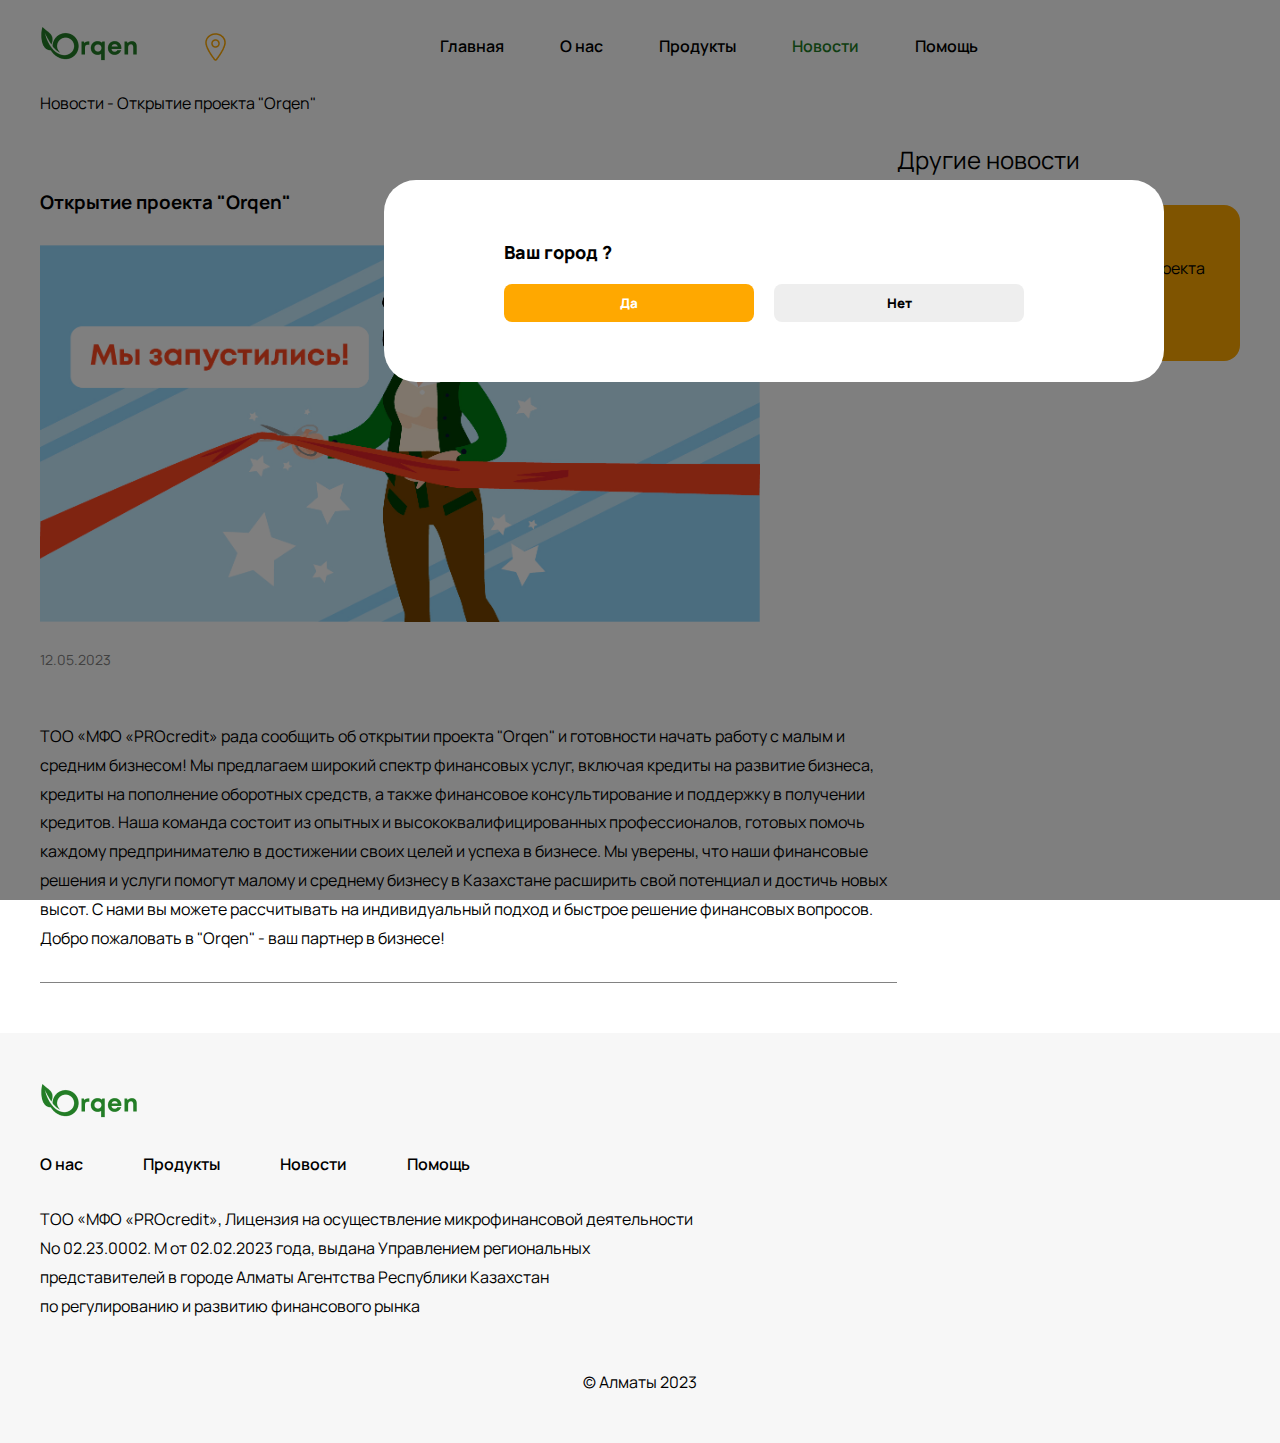
<file: Orqen/news/testNews.html>
<!DOCTYPE html>
<html lang="en">
  <head>
    <meta charset="UTF-8" />
    <meta http-equiv="X-UA-Compatible" content="IE=edge" />
    <meta name="viewport" content="width=device-width, initial-scale=1.0" />
    <link rel="stylesheet" href="../assets/styles/styles.css" />
    <title>Новости</title>
  </head>
  <body>
    <div class="container">
      <div class="modal-city" id="modal-city">
        <div class="modal-city-content" id="chngeCity">
          <div>
            <p>Ваш город <span id="yourCity"></span> ?</p>
          </div>
          <div class="modal-btns">
            <button id="cityYes">Да</button
            ><button class="no" id="cityNo">Нет</button>
          </div>
        </div>
        <div class="modal-city-list" id="cityList">
          <button class="closemodal-btn" onclick="closeModal()">X</button>
          <p>Укажите из какого вы города или населённого пункта</p>
          <ul>
            <li class="cityes">Алматы</li>
            <li class="cityes">Астана</li>
            <li class="cityes">Шымкент</li>
          </ul>
        </div>
        <div class="city_overlay" id="dark-back"></div>
      </div>
      <header>
        <nav>
          <div class="header-flex">
            <a href="../index.html"
              ><img
                class="header-logo"
                src="../assets/img/Orqenlogo1.png"
                alt="logo"
            /></a>
            <div class="header-geo" id="geoBTN">
              <img src="../assets/img/location-outline.png" />
              <span id="geo"></span>
              <div class="city-list"></div>
            </div>
          </div>

          <ul class="header-flex nav-links">
            <li><a href="../index.html">Главная</a></li>
            <li><a href="../about.html">О нас</a></li>
            <li><a href="../product.html">Продукты</a></li>
            <li><a href="../news.html" class="active">Новости</a></li>
            <li><a href="../help.html">Помощь</a></li>
          </ul>

          <div class="localization-btns">
            <!-- <button class="active">RU</button>
            <button>KZ</button> -->
          </div>
        </nav>
      </header>
      <div class="header-mob text-end">
        <button id="menubtn" class="mob-menu-btn">
          <img src="../assets/img/icons/icons8-menu-48.png" />
        </button>
        <div class="menu-items" id="menuItems">
          <a href="index.html">
            <img class="menu-items-logo" src="../assets/img/Orqenlogo1.png" />
          </a>
          <div class="menu-item">
            <ul>
              <ul class="nav-links-mob">
                <li><a href="#">Главная</a></li>
                <li><a href="../about.html">О нас</a></li>
                <li><a href="../product.html">Продукты</a></li>
                <li><a href="../news.html">Новости</a></li>
                <li><a href="../help.html">Помощь</a></li>
              </ul>
            </ul>
          </div>
        </div>
        <div class="burger-menu_overlay" id="darkMenu"></div>
      </div>
    </div>
    <div class="news-page-container">
      <p>Новости - <span>Открытие проекта "Orqen"</span></p>
      <div class="news-rows">
        <div class="news-rows-left">
          <h3>Открытие проекта "Orqen"</h3>
          <img
            src="../assets/img/news/мы открылись 773.jpg"
            style="max-width: 720px"
            alt="10010"
          />
          <p class="news-rows-left__data">12.05.2023</p>
          <p class="news-rows-left__text">
            ТОО «МФО «PROcredit» рада сообщить об открытии проекта "Orqen" и
            готовности начать работу с малым и средним бизнесом! Мы предлагаем
            широкий спектр финансовых услуг, включая кредиты на развитие
            бизнеса, кредиты на пополнение оборотных средств, а также финансовое
            консультирование и поддержку в получении кредитов. Наша команда
            состоит из опытных и высококвалифицированных профессионалов, готовых
            помочь каждому предпринимателю в достижении своих целей и успеха в
            бизнесе. Мы уверены, что наши финансовые решения и услуги помогут
            малому и среднему бизнесу в Казахстане расширить свой потенциал и
            достичь новых высот. С нами вы можете рассчитывать на индивидуальный
            подход и быстрое решение финансовых вопросов. Добро пожаловать в
            "Orqen" - ваш партнер в бизнесе!
          </p>
        </div>
        <div class="news-rows-right">
          <h4 class="">Другие новости</h4>
          <div class="news-rows-right__card active">
            <img
              src="../assets/img/news/мы открылись 135.jpg"
              style="max-width: 140px"
              alt="10010"
            />
            <div>
              <p>12.05.2023</p>
              <p>Открытие проекта "Orqen"</p>
            </div>
          </div>
        </div>
      </div>
    </div>

    <footer>
      <div class="footer-container">
        <div>
          <a href="#"
            ><img
              class="header-logo"
              src="../assets/img/Orqenlogo1.png"
              alt="logo"
          /></a>
          <div>
            <ul class="footer-list">
              <li><a href="../about.html">О нас</a></li>
              <li><a href="../product.html">Продукты</a></li>
              <li><a href="../news.html">Новости</a></li>
              <li><a href="../help.html">Помощь</a></li>
            </ul>
            <p class="footer-text">
              ТОО «МФО «PROcredit», Лицензия на осуществление микрофинансовой
              деятельности<br />
              No 02.23.0002. М от 02.02.2023 года, выдана Управлением
              региональных<br />
              представителей в городе Алматы Агентства Республики Казахстан<br />
              по регулированию и развитию финансового рынка
            </p>
          </div>
        </div>
        <!-- <div class="footer-right">
          <p>Мы в соц сетях</p>
          <img
            src="../assets/img/icons/footer/twit.png"
            alt="tvitter"
            style="margin-right: 25px"
          /><img
            src="../assets/img/icons/footer/im2.png"
            alt="face"
            style="margin-right: 25px"
          /><img
            src="../assets/img/icons/footer/inst.png"
            alt="inst"
            style="margin-right: 25px"
          />
        </div> -->
      </div>
      <div style="text-align: center; margin-top: 50px; padding-bottom: 50px">
        © Алматы 2023
      </div>
    </footer>
  </body>
  <script
    src="http://api-maps.yandex.ru/2.0-stable/?load=package.standard&lang=ru-RU"
    type="text/javascript"
  ></script>
  <script src="https://cdn.jsdelivr.net/npm/swiper@9/swiper-bundle.min.js"></script>
  <script src="../scripts/index.js"></script>
</html>
</file>
<file: mngR/assets/css/index.css>
body {
  font-family: "Inter";
  padding: 0;
  margin: 0;
}
html {
  scroll-behavior: smooth;
}
a {
  color: #000000;
}
ul {
  list-style: none;
  margin: 0;
  padding: 0;
}
a {
  text-decoration: none;
}
h3 {
  margin: 0;
}
.container {
  max-width: 1160px;
  margin: 0 auto;
}
.top {
  background: linear-gradient(100.69deg, #f5f5f5 -0.85%, #f7f7f7 100.91%);
}
.top-content {
  margin-top: 73px;
  display: grid;
  grid-template-columns: 1fr 1fr;
}
.header {
  display: grid;
  grid-template-columns: 0.5fr 2fr 0.5fr;
}
.header-nav {
  display: flex;
  align-items: center;
  justify-content: center;
}

.header-nav-items {
  display: flex;
}
.hrader-nav-item {
  font-size: 16px;
  line-height: 19px;
  margin-right: 55px;
}
.header-log-btn {
  background: #ee368e;
  border-radius: 1px;
  padding: 15px 30px;
  border: none;
  color: #ffffff;
  cursor: pointer;
  margin-right: 50px;
}
.header-log {
  display: flex;
  align-items: center;
  justify-content: flex-end;
}
.header-localization {
  display: flex;
  align-items: center;
}
.header-localization-p {
  padding: 0 7px;
}
.top-content-left-h3 {
  color: #267ee4;
  font-weight: 700;
  font-size: 48px;
  margin-top: 45px;
}
.top-content-left-bottom {
  display: flex;
}
.center {
  text-align: center;
}
.top-content-left-p {
  color: #000000;
  font-weight: 700;
  font-size: 14px;
  margin-left: 10px;
  margin-right: 20px;
}
.promo__calc {
  width: 387px;
  margin-left: auto;
  background: #267ee4;
  backdrop-filter: blur(15px);
  border-radius: 30px;
  padding: 39px 24px 31px 36px;
}
.promo__calc_title {
  text-align: center;
  font-weight: 700;
  font-size: 24px;
  line-height: 29px;
  color: #ffffff;
}
.promo__calc_input {
  position: relative;
}
.promo__calc #rangeValueMoney {
  position: relative;
  display: block;
  text-align: right;
  color: #ee368e;
  padding-right: 5px;
}
.promo__calc #rangeValueDay {
  position: relative;
  display: block;
  text-align: right;
  color: #ee368e;
  padding-right: 5px;
}
.promo__calc .range {
  -webkit-appearance: none;
  width: 100%;
  height: 4px;
  border-radius: 2px;
  background: #fff;
  outline: none;
  box-shadow: inset 0 0 5px white;
}
.promo__calc .range::-webkit-slider-thumb {
  -webkit-appearance: none;
  width: 30px;
  height: 30px;
  background: #ee368e;
  border-radius: 100%;
  box-shadow: -4px 4px 5px rgba(0, 0, 0, 0.25);
}
.promo__calc .select {
  padding-top: 15px;
  padding-bottom: 5px;
  display: flex;
  justify-content: space-between;
  font-weight: 400;
  font-size: 16px;
  line-height: 19px;
  color: #ffffff;
}
.promo__calc .select_bottom {
  padding-top: 20px;
  display: flex;
  justify-content: space-between;
  font-weight: 400;
  font-size: 12px;
  line-height: 15px;
  color: #ffffff;
}
.promo__calc .select .mnt {
  display: flex;
  color: #fbd13e;
}
.promo__calc .loan_amount {
  padding-top: 24px;
  display: flex;
  justify-content: space-between;
  font-weight: 400;
  font-size: 14px;
  line-height: 17px;
  color: #ffffff;
}
.promo__calc .loan_amount-div {
  color: #fbd13e;
}
.promo__calc .loan_term {
  padding-top: 20px;
  display: flex;
  justify-content: space-between;
  font-weight: 400;
  font-size: 14px;
  line-height: 17px;
  color: #ffffff;
}
.promo__calc .loan_term-div {
  color: #fbd13e;
}
.promo__calc .fee {
  padding-top: 20px;
  display: flex;
  justify-content: space-between;
  font-weight: 400;
  font-size: 14px;
  line-height: 17px;
  color: #ffffff;
}
.promo__calc .fee-div {
  color: #fbd13e;
}
.promo__calc .return {
  padding-top: 20px;
  display: flex;
  justify-content: space-between;
  font-weight: 400;
  font-size: 14px;
  line-height: 17px;
  color: #ffffff;
}
.promo__calc .return-div {
  color: #fbd13e;
}
.promo__calc_btn {
  display: block;
  margin: 20px auto 0 auto;
  width: 220px;
  height: 60px;
  left: 1017px;
  top: 585px;
  background: #ee368e;
  box-shadow: 0px 0px 20px 5px rgba(255, 216, 0, 0.1);
  border-radius: 8px;
  border: none;
  font-weight: 900;
  font-size: 14px;
  line-height: 17px;
  color: #ffffff;
  cursor: pointer;
}
.mnt {
  padding: 0 5px;
}
.top-content-left-bottom-2 {
  margin-top: 100px;
  padding-bottom: 50px;
}
.top-content-left-bottom-2-mob {
  display: none;
  padding-bottom: 50px;
}
.top-content-left-bottom-span {
  color: #ee368e;
  font-weight: 600;
}
.get {
  background-image: url("../img/vector.png");
  background-repeat: no-repeat;
  max-width: 1920px;
  margin: 0 auto;
}
.get-title {
  margin-top: 50px;
  color: #8d32d4;
  font-weight: 900;
  font-size: 40px;
  line-height: 48px;
}
.get-subtitle-div {
  display: flex;
  justify-content: space-between;
}
.get-line {
  width: 956px;
  height: 1px;
  border-top: 0.5px solid #267ee4;
  margin-top: 69px;
  margin-right: 327px;
}
.get-subtitle {
  margin-top: 50px;
  color: #267ee4;
  font-weight: 500;
  font-size: 26px;
}
.get-flex {
  display: grid;
  grid-template-columns: repeat(2, 1fr);
}
.get-content-p {
  font-weight: 400;
  font-size: 26px;
}
.blue {
  color: #267ee4;
  font-weight: 600;
}
.get-content-items {
  list-style-image: url("../icons/Ellipse\ 44.png");
}
.get-content-item {
  font-weight: 400;
  font-size: 16px;
  line-height: 200%;
}
.repay__items {
  display: flex;
  justify-content: space-between;
  margin-top: 50px;
}
.repay__item {
  max-width: 285px;
  width: 100%;
  min-height: 359px;
  height: 360px;
  background: #ffffff;
  border: 0.5px solid #d1d1d1;
  box-shadow: 4px 4px 10px rgba(0, 0, 0, 0.15);
  border-radius: 15px;
  padding: 20px 20px 20px 20px;
  cursor: pointer;
  transition: all 0.3s ease;
}
.repay__alm.active {
  cursor: auto;
  max-width: 980px;
  background: linear-gradient(102.56deg, #267ee4 -0.82%, #ee368e 137.22%);
  box-shadow: 4px 4px 10px rgba(0, 0, 0, 0.15);
  border-radius: 15px;
  transition: all 0.3s ease;
}
.repay__item_overflow {
  overflow: hidden;
  opacity: 0;
  width: 0;
  height: 0;
  padding-left: 20px;
}
.repay__alm.active .repay__item_overflow {
  width: 100%;
  max-height: 216px;
  min-height: 216px;
  height: 100%;
  opacity: 1;
  transition: all 2s ease;
}
.repay__item_mainInfo {
  display: flex;
}

.animation__terminal {
  position: relative;
  padding: 100px;
  width: 387px;
  height: 431px;
  background: #ffffff;
  border: 0.5px solid #d1d1d1;
  box-shadow: 0px 8px 20px rgba(111, 155, 147, 0.2);
  border-radius: 15px;
}
.animation__terminal:hover .termG {
  transform: translateX(0);
}
.animation__terminal:hover .termY {
  transform: translateX(20px);
  opacity: 1;
}
.animation__terminal .termG {
  transform: translateX(55px);
  transition: all 0.5s;
  pointer-events: none;
}
.animation__terminal .termY {
  opacity: 0;
  transition: all 0.5s;
  transform: translateX(-55px);
}
.animation__card {
  position: relative;
  padding: 100px;
  width: 387px;
  height: 431px;
  background: #220404;
  border: 0.5px solid #d1d1d1;
  box-shadow: 0px 8px 20px rgba(111, 155, 147, 0.2);
  border-radius: 15px;
}
.animation__card:hover .cardG {
  transform: rotate(-20deg) translateX(-20px) translateY(-20px);
}
.animation__card:hover .cardY {
  transform: rotate(20deg) translateX(20px) translateY(-20px);
}
.animation__card .cardG {
  position: absolute;
  transition: all 0.5s;
}
.animation__card .cardY {
  position: absolute;
  top: 100px;
  transition: all 0.5s;
}
.repay {
  padding-top: 100px;
  display: block;
  text-align: right;
}
.repay__items {
  display: flex;
  justify-content: space-between;
  margin-top: 50px;
}
.repay__item {
  max-width: 285px;
  width: 100%;
  min-height: 359px;
  height: 360px;
  background: #ffffff;
  border: 0.5px solid #d1d1d1;
  box-shadow: 4px 4px 10px rgba(0, 0, 0, 0.15);
  border-radius: 15px;
  padding: 20px 20px 20px 20px;
  cursor: pointer;
}
.repay__item_mainInfo {
  display: flex;
  justify-content: center;
  align-items: flex-start;
  margin-top: 20px;
}
.repay__item_overflow {
  overflow: hidden;
  opacity: 0;
  width: 0;
  height: 0;
  padding-left: 20px;
}
.repay__item_descr-title {
  font-family: "Inter", sans-serif;
  font-weight: 700;
  font-size: 20px;
  color: #000;
}
.repay__item_descr-img {
  display: flex;
  justify-content: center;
  align-items: center;
  margin-top: 20px;
}
.repay__item_descr-list {
  line-height: 150%;
}
.repay__item_descr-list li {
  font-family: "Inter", sans-serif;
  font-size: 14px;
  color: #fff;
}
.repay__alm {
  transition: all 1s ease;
}
.repay__alm_firstAlm {
  transform: translateX(55px);
  transition: all 0.3s ease;
  pointer-events: none;
}
.repay__alm_secondAlm {
  opacity: 0;
  pointer-events: none;
  transition: all 0.3s ease;
  transform: translateX(-30px);
}
.repay__alm:hover .repay__alm_firstAlm {
  transform: translateX(0);
}
.repay__alm:hover .repay__alm_secondAlm {
  opacity: 1;
  transform: translateX(0);
}
.repay__alm.active {
  cursor: auto;
  max-width: 770px;
  background: linear-gradient(102.56deg, #267ee4 -0.82%, #ee368e 137.22%);
}
.repay__alm.active .repay__item_overflow {
  width: 100%;
  max-height: 216px;
  min-height: 216px;
  height: 100%;
  opacity: 1;
  transition: all 2s ease;
}
.repay__alm.active .repay__item_descr-title {
  color: #fff;
}
.repay__alm.active .repay__alm_firstAlm {
  transform: translateX(0);
}
.repay__alm.active .repay__alm_secondAlm {
  opacity: 1;
  transform: translateX(0);
}
.repay__alm.active .repay__alm_firstAlm path,
.repay__alm.active .repay__alm_secondAlm path {
  fill: white;
  transition: all 0.3s ease;
}
.repay__bankCard_first,
.repay__bankCard_second {
  pointer-events: none;
  transition: all 0.3s ease;
}
.repay__bankCard:hover .repay__bankCard_first {
  transform: rotate(20deg) translateX(50px) translateY(-71px);
  transition: all 0.3s ease;
}
.repay__bankCard:hover .repay__bankCard_second {
  transform: rotate(-20deg) translateX(-60px) translateY(0px);
  transition: all 0.3s ease;
}
.repay__bankCard.active {
  max-width: 580px;
  transition: all 1s ease;
  background: linear-gradient(102.56deg, #267ee4 -0.82%, #ee368e 137.22%);
  cursor: auto;
  max-width: 580px;
  background: linear-gradient(102.56deg, #267ee4 -0.82%, #ee368e 137.22%);
}
.repay__bankCard.active .repay__item_overflow {
  width: 100%;
  max-height: 216px;
  min-height: 216px;
  height: 100%;
  opacity: 1;
  transition: all 2s ease;
}

.repay__bankCard.active .repay__item_descr-title {
  color: #fff;
}
.repay__bankCard.active .repay__bankCard_first {
  transform: rotate(20deg) translateX(50px) translateY(-71px);
}
.repay__bankCard.active .repay__bankCard_second {
  transform: rotate(-20deg) translateX(-60px) translateY(0px);
}
.repay__bankCard.active .repay__bankCard_first path,
.repay__bankCard.active .repay__bankCard_second path {
  fill: white;
  transition: all 0.3s ease;
}
.repay__bankCard.active .repay__bankCard_first path:nth-child(1),
.repay__bankCard.active .repay__bankCard_second path:nth-child(1) {
  fill: none;
  transition: all 0.3s ease;
}
.repay__qpay_q {
  transition: all 0.3s ease;
  transform: scale(2.2) translateY(-50px);
}
.repay__qpay_pay {
  transition: all 0.3s ease;
  opacity: 0;
  transform: scaleX(50%);
}
.repay__qpay:hover .repay__qpay_q {
  transform: scale(1) translateY(0);
}
.repay__qpay:hover .repay__qpay_pay {
  transform: scaleX(100%);
  opacity: 1;
}
.repay__qpay.active .repay-circle {
  fill: #fbd13e;
}
.repay__alm.active .circle-term {
  fill: #fbd13e;
}
.repay__qpay.active {
  transition: all 1s ease;
  background: linear-gradient(102.56deg, #267ee4 -0.82%, #ee368e 137.22%);
  cursor: auto;
  max-width: 770px;
  background: linear-gradient(102.56deg, #267ee4 -0.82%, #ee368e 137.22%);
}
.repay__qpay.active .repay__item_overflow {
  width: 100%;
  max-height: 216px;
  min-height: 216px;
  height: 100%;
  opacity: 1;
  transition: all 2s ease;
}
.repay__qpay.active .repay__item_descr-title {
  color: #fff;
}
.repay__qpay.active .repay__qpay_q {
  transition: all 0.3s ease;
  transform: scale(1) translateY(0);
}
.repay__qpay.active .repay__qpay_pay {
  transition: all 0.3s ease;
  transform: scale(1);
  opacity: 1;
}
.repay__qpay.active .repay__qpay_pay path,
.repay__qpay.active .repay__qpay_q path {
  fill: #fff;
  transition: all 0.3s ease;
}
.repay__qpay.active .repay__qpay_pay path:nth-child(1),
.repay__qpay.active .repay__qpay_q path:nth-child(1) {
  fill: none;
}
.return-title__left {
  text-align: end;
}
.return2 {
  background-image: url("../img/vfa.png");
  background-repeat: no-repeat;
  padding-bottom: 166px;
  background-position: right;
  background-size: contain;
}
.about {
  background: linear-gradient(
    100.69deg,
    #ececec -0.85%,
    #ffffff 52.62%,
    #ececec 99.46%
  );
  padding-bottom: 30px;
}
.grid {
  display: grid;
  grid-template-columns: repeat(2, 1fr);
}
.about-sub {
  color: #000000;
  font-weight: 700;
  font-size: 24px;
}
.about-text {
  font-weight: 300;
  font-size: 16px;
}
.about-btn {
  background: #267ee4;
  box-shadow: 0px 0px 20px 5px rgba(0, 153, 126, 0.1);
  border-radius: 8px;
  border: none;
  color: #ffffff;
  padding: 15px 45px;
  cursor: pointer;
}
.about-img {
  /* position: absolute; */
  margin-top: -70px;
}
.padding-b {
  padding-bottom: 160px;
}
.margin-b {
  margin-bottom: 70px;
}
.text-center {
  text-align: center;
}
.advantages-flex {
  display: flex;
}
.aroud {
  justify-content: space-around;
}
.advantages-tit {
  font-weight: 400;
  font-size: 20px;
}
.advantages-text {
  font-weight: 400;
  font-size: 12px;
}
.margin-t {
  margin-top: 60px;
}
.advantages-img {
  width: 100px;
  height: 100px;
  margin: auto;
}
.advantages-bottom-line {
  width: 996px;
  border-top: 1px solid #267ee4;
  margin: 0 auto;
  margin-bottom: 20px;
  margin-top: 80px;
}
.doc-item {
  cursor: pointer;
  display: flex;
  margin: 15px;
}
.doc-item:hover {
  box-shadow: 1px 1px 1px 1px rgba(0, 0, 0, 0.1);
}
.doc-text {
  padding: 10px;
}
.dic-img {
  width: 69px;
  height: 92px;
}
.faq {
  background: linear-gradient(
    100.69deg,
    #ececec -0.85%,
    #ffffff 52.62%,
    #ececec 99.46%
  );
  padding-top: 50px;
}

.faq {
  position: relative;
  background: linear-gradient(
    100.69deg,
    #ececec -0.85%,
    #ffffff 52.62%,
    #ececec 99.46%
  );
  padding: 50px 0;
}
.faq .markLeftSmall {
  position: absolute;
  top: 25px;
  left: 16px;
}
.faq .markLeftBig {
  position: absolute;
  left: 0;
  bottom: 30px;
  z-index: 1;
}
.faq .markRight {
  position: absolute;
  right: 0;
  top: 16px;
}
.faq__title {
  position: relative;
  text-align: center;
}
.faq__title_yellow {
  font-size: 32px;
  font-weight: 900;
  font-family: "Anton", sans-serif;
  color: #ffd800;
  text-transform: uppercase;
}
.faq__title_yellow span {
  font-family: "Inter", sans-serif;
}
.faq__title_green {
  position: absolute;
  top: -3px;
  left: 50%;
  transform: translateX(-49%);
  font-size: 32px;
  font-weight: 900;
  color: transparent;
  -webkit-text-stroke: 1px #00997e;
  text-transform: uppercase;
}
.faq__details {
  margin-top: 30px;
}
.faq details {
  background: var(--collapse-bg);
  color: var(--collapse-color);
  border-radius: 8px;
  margin-bottom: 24px;
  box-shadow: rgba(0, 0, 0, 0.16) 0px 10px 36px 0px,
    rgba(0, 0, 0, 0.06) 0px 0px 0px 1px;
  max-width: 996px;
  width: 100%;
  margin: 20px auto;
}
.faq summary {
  display: grid;
  grid-template-columns: 1fr auto;
  align-items: center;
  cursor: pointer;
  list-style-type: none;
  border-top-left-radius: 8px;
  border-top-right-radius: 8px;
}
.faq summary,
.faq .details-info {
  padding: 1rem;
}
.faq .details-info {
  border-top: 1px solid var(--collapse-line-color);
  border-bottom-left-radius: 8px;
  border-bottom-right-radius: 8px;
}
.faq summary .icon {
  display: inline-block;
  width: 24px;
  height: 24px;
  transition: transform 0.26s;
  color: var(--collapse-icon-color);
}
.faq details[open] summary .icon {
  display: none;
}
.faq details[open] > summary {
  background: #267ee4;
  color: #fff;
}
.faq details[open] .details-info {
  background: #267ee4;
  color: #fff;
}
.faq .divider {
  margin-top: 0px;
  width: 100px;
  height: 2px;
  background: #ffffff;
}
.faq p {
  margin-top: 15px;
}
.text-start {
  text-align: start;
}
.minus {
  display: none;
}
.faq details[open] summary .minus {
  display: block;
}
.min-hight {
  min-height: 800px;
}
.faq-img3 {
  position: absolute;
  margin-left: -800px;
  bottom: 250px;
}
.faq-img2 {
  position: absolute;
  margin-left: 491px;
}
.faq-img1 {
  position: absolute;
  margin-left: -681px;
  top: 50px;
}
.form {
  background: linear-gradient(102.56deg, #267ee4 -0.82%, #ee368e 137.22%);
}
.padding-t {
  padding-top: 50px;
}
.form-title {
  font-weight: 900;
  font-size: 36px;
  line-height: 130%;
  text-transform: uppercase;
  color: #ffffff;
}
.form-sub {
  font-weight: 700;
  font-size: 26px;
  color: #fbd13e;
}
.form-p {
  font-weight: 400;
  font-size: 18px;
  color: #ffffff;
}
.form-input {
  background-color: inherit;
  color: #ffffff;
  width: 540px;
  height: 40px;
  border: none;
  border-bottom: 0.8px solid #ffffff;
  font-size: 1.3em;
  margin-top: 15px;
}
::placeholder {
  color: #ffffff;
  font-size: 1.2em;
}
a:focus {
  outline: none !important;
}
input:focus {
  outline: none !important;
}
.form-btm {
  padding: 20px 60px;
  color: #ffffff;
  background-color: #fbd13e;
  border: none;
  border-radius: 8px;
  margin-top: 30px;
  cursor: pointer;
}
footer {
  background: #333333;
  padding-top: 50px;
}
.footer-flex {
  display: flex;
  justify-content: space-between;
}
.mini-marg {
  margin-top: 25px;
}
.footer-icon {
  height: 50px;
  width: 50px;
  margin-right: 20px;
}
.footer-inf-title {
  font-weight: 700;
  font-size: 26px;
  color: #ffffff;
  margin: 0;
}
.footer-inf-p {
  font-weight: 500;
  font-size: 16px;
  color: #ffffff;
}
.footer-link {
  font-weight: 400;
  font-size: 18px;
  color: #ffffff;
  cursor: pointer;
}
.grid4 {
  display: grid;
  grid-template-columns: repeat(4, 1fr);
}
.minipad-b {
  padding-bottom: 40px;
}
.return-mob {
  display: none;
}
.return-mob-card {
  background: linear-gradient(102.56deg, #267ee4 -0.82%, #ee368e 137.22%);
  box-shadow: 4px 4px 10px rgba(0, 0, 0, 0.15);
  border-radius: 10px;
  padding: 40px 20px;
  margin: 30px 0;
}
.white {
  color: #ffffff;
}
.return-li-mob {
  margin: 20px 0;
}
.partners-mob {
  display: none;
}
.part-mob-cont {
  margin: 50px 0;
}
.get-img {
  width: 100%;
}
.header-mob {
  display: none;
  padding-top: 20px;
  position: fixed;
  z-index: 999;
  right: 0;
  top: 0;
  width: 80%;
}
.text-end {
  text-align: end;
}
.mob-menu-btn {
  background-color: inherit;
  border: none;
  z-index: 999;
  position: relative;
}
.menu-items {
  display: none;
  opacity: 1;
  position: absolute;
  width: 100%;
  height: 733px;
  background: linear-gradient(100.63deg, #267ee4 -39.59%, #ee368e 136.85%);
  box-shadow: 4px 4px 10px rgba(0, 0, 0, 0.15);
  border-radius: 48px 0px 0px 48px;
  z-index: 998;
  max-width: 400px;
  right: 0;
  transition: opacity 3s linear;
}

.burger-menu_overlay {
  display: none;
  position: fixed;
  top: 0;
  left: 0;
  width: 100vw;
  height: 100vh;
  z-index: 10;
  background-color: rgba(0, 0, 0, 0.5);
}
.menu-items-logo {
  padding: 40px 0;
  margin: 0 20px;
  border-bottom: 1px solid #ffffff;
}
.menu-item {
  padding-right: 20px;
}
.menu-item-li {
  color: #ffffff;
  margin: 15px 0;
}
.hrader-nav-item:hover {
  /* font-size: 17px; */
  font-weight: 700;
}
.header-mob-flex {
  display: flex;
  justify-content: end;
  align-items: center;
  color: #ffffff;
  padding: 0 20px;
}
.header-log-mob {
  padding: 0 20px;
}
.header-log-p {
  color: #ffffff;
  text-decoration: underline;
  text-transform: uppercase;
}
.header-logo-mob {
  display: none;
  padding: 50px 0;
}
.margin-left {
  margin-left: 20px;
}
.about-right {
  height: 100%;
}
.get-flex3 {
  display: grid;
  grid-template-columns: 2fr 1fr;
}
@media screen and (max-width: 1160px) {
  .header {
    display: none;
  }
  .form {
    padding-bottom: 50px;
  }
  .header-logo-mob {
    display: block;
  }
  .header-mob {
    display: block;
  }
  .top-content {
    margin: 0;
  }
  .container {
    max-width: 550px;
    padding: 0 15px;
  }
  .return-mob {
    display: block;
  }
  .top-content {
    grid-template-columns: 1fr;
  }
  .partners-img-desc {
    display: none;
  }
  .advantages-bottom-line {
    width: 277px;
  }
  .about-right {
    display: none;
  }
/*   .minus {
    display: none;
  } */
  .form-input {
    width: 97%;
  }
  .footer-flex {
    display: block;
  }
  .repay__items {
    display: none;
  }
  .top-content-left-bottom-2 {
    margin-top: 10px;
    padding-bottom: 30px;
    display: none;
  }
  .top-content-left-bottom-2-mob {
    display: block;
  }
  .top-content-left-bottom {
    display: none;
  }
  .get-flex {
    grid-template-columns: repeat(1, 1fr);
    /* margin-left: 40px; */
  }
  .grid {
    grid-template-columns: repeat(1, 1fr);
  }
  .get-line {
    margin-right: 0;
  }
  .repay__item_descr-list {
    padding: 10px;
  }
  .return-title__left {
    text-align: start;
  }
  .partners-mob {
    display: block;
  }
  .advantages-flex {
    display: block;
  }
  .promo__calc {
    width: 80%;
    margin: 0;
  }
  footer {
    padding-left: 20px;
    padding-bottom: 20px;
  }
  .return2 {
    background-position: top;
    background-size: initial;
    padding-bottom: 50px;
  }
  .footer-none {
    display: none;
  }
  .grid4 {
    grid-template-columns: 1fr;
  }
}
@media screen and (max-width: 1450px) {
  .faq-img1 {
    display: none;
  }
  .faq-img2 {
    display: none;
  }
  .faq-img3 {
    display: none;
  }
}
</file>
<file: Orqen/assets/styles/styles.css>
@import url("https://fonts.googleapis.com/css2?family=Manrope:wght@400;700&display=swap");

* {
  box-sizing: border-box;
  margin: 0;
  padding: 0;
  font-family: "Manrope";
}
header {
  max-width: 1200px;
  margin: 0 auto;
  padding: 26px 0;
}
header nav {
  display: flex;
  justify-content: space-between;
  text-align: center;
  align-items: center;
}
.container {
  max-width: 1920px;
  margin: 0 auto;
}
.header-flex {
  display: flex;
}
.header-geo {
  display: flex;
  align-items: center;
  cursor: pointer;
}
.header-geo span {
  color: #ffa800;
  font-weight: 400;
  font-size: 14px;
}
.nav-links {
  list-style: none;
}
.nav-links a {
  font-weight: 600;
  font-size: 16px;
  line-height: 22px;
  color: #000000;
  margin-right: 56px;
  text-decoration: none;
}
.nav-links a.active {
  color: #237d26;
}
.header-logo {
  margin-right: 60px;
  cursor: pointer;
}
.localization-btns button {
  border: none;
  background-color: inherit;
  color: #000000;
  font-weight: 700;
  margin-right: 10px;
  cursor: pointer;
}
.localization-btns button.active {
  padding: 10px;
  background-color: #237d26;
  color: #ffffff;
  border-radius: 10px;
}
.city_overlay {
  display: block;
  position: fixed;
  top: 0;
  left: 0;
  width: 100vw;
  height: 100vh;
  z-index: 10;
  background-color: rgba(0, 0, 0, 0.5);
}
.modal-city {
  display: none;
  position: absolute;
  top: 20%;
  left: 30%;
  width: 600px;
}
.modal-city-content {
  padding: 60px 120px;
  display: block;
  background-color: #ffffff;
  border-radius: 32px;
  position: absolute;
  z-index: 11;
}
.modal-city-content p {
  font-weight: 800;
  font-size: 18px;
  color: #000000;
}
.modal-city-content button {
  font-weight: 800;
  width: 250px;
  background-color: #ffa800;
  color: #ffffff;
  border: none;
  margin-right: 20px;
  margin-top: 20px;
  padding: 10px;
  border-radius: 8px;
  cursor: pointer;
}
.modal-city-content button.no {
  background: #eeeeee;
  color: #000000;
}
.modal-btns {
  display: flex;
}
.top-container {
  background: url("../img/background-top1.png");
  display: flex;
}
.product-top-container {
  background: #f2f6ff;
}
.top-container2 {
  max-width: 1200px;
  display: flex;
  margin: 0 auto;
  padding-bottom: 30px;
}
.top-container2 h3 {
  font-weight: 800;
  font-size: 32px;
  line-height: 130%;
  color: #000000;
  margin-top: 80px;
  margin-bottom: 30px;
}
.top-container2 ul {
  display: flex;
  margin-top: 30px;
  margin-bottom: 50px;
}
.top-container2 li {
  margin-left: 17px;
  margin-right: 40px;
  font-weight: 400;
  font-size: 24px;
  color: #000000;
}
.top-container2 button {
  padding: 15px 100px;
  background: #ffa800;
  border-radius: 4px;
  border: none;
  color: #ffffff;
  cursor: pointer;
}
.calc-container {
  max-width: 1200px;
  margin: 0 auto;
  margin-bottom: 120px;
}
.promo__calc {
  display: flex;
  justify-content: space-between;
}
.calc-ret {
  background: #237d26;
  box-shadow: 10px 10px 25px rgba(35, 125, 38, 0.25);
  border-radius: 8px;
  color: #ffffff;
  padding: 50px;
  height: 80%;
  width: 40%;
}
.calc-mar {
  margin-right: 40px;
}
.loan_term {
  display: flex;
  justify-content: space-between;
  margin-top: 23px;
}
.return {
  margin-top: 30px;
  display: flex;
  justify-content: space-between;
  border-top: 2px solid #ffa800;
  padding-top: 12px;
}
.return-div {
  color: #ffa800;
  font-weight: 800;
  font-size: 32px;
  text-align: center;
  align-items: center;
}
.text-c {
  display: flex;
  align-items: center;
}
.promo__calc_title {
  font-weight: 400;
  font-size: 32px;
  line-height: 130%;
  text-align: start;
  color: #000000;
  margin-top: 120px;
  margin-bottom: 30px;
}
.promo__calc_input {
  width: 56%;
}
.range {
  width: 100%;
  margin: 20px 0;
  height: 16px;
  -webkit-appearance: none;
  border-radius: 32px;
}
.select_bottom {
  display: flex;
  justify-content: space-between;
  font-size: 16px;
  line-height: 130%;
  color: #828282;
}
.promo__calc_input2 {
  margin-top: 35px;
}
.select {
  display: flex;
  justify-content: space-between;
}
.promo__calc_btn {
  width: 100%;
  background-color: #ffa800;
  color: #ffffff;
  padding: 15px;
  border-radius: 8px;
  border: none;
  cursor: pointer;
  margin-top: 25px;
}
.daysText {
  font-weight: 600;
  font-size: 24px;
  line-height: 130%;
  text-align: right;
  color: #237d26;
}
.promo__calc .range::-webkit-slider-thumb {
  -webkit-appearance: none;
  width: 30px;
  height: 30px;
  background: #ffffff url("../img/icons/Vector\ 1.png") no-repeat center;
  border-radius: 100%;
  box-shadow: -4px 4px 5px rgba(0, 0, 0, 0.25);
}
.advantages-container {
  background: #f6f6f6;
  padding-bottom: 120px;
}
.advantages-innercontainer {
  max-width: 1200px;
  margin: 0 auto;
  padding-top: 80px;
}
.advantages-innercontainer h4 {
  font-size: 32px;
  line-height: 130%;
  color: #000000;
  margin-bottom: 20px;
}

.grid {
  display: grid;
}
.treetempl {
  grid-template-columns: 1fr 1fr 1fr;
}
.flex {
  display: flex;
  align-items: center;
}
.advantages-p {
  margin-left: 20px;
}
.advantages-item {
  margin: 25px 0;
}
.advantages-margin-b {
  margin-bottom: 33px;
}
.money-container {
  background-color: #237d26;
}
.money-inner {
  max-width: 1200px;
  margin: 0 auto;
  padding: 53px 0;
  display: flex;
  justify-content: space-between;
}
.money-inner h4 {
  color: #ffffff;
  font-size: 32px;
  font-weight: 400;
}
.money-inner p {
  color: #ffffff;
  font-size: 16px;
  font-weight: 400;
  padding: 20px 0;
}
.money-inner ul {
  display: flex;
}
.money-inner li {
  color: #ffffff;
  margin-right: 70px;
  margin-left: 15px;
}
.money-btn {
  color: #ffffff;
  padding: 10px 80px;
  background-color: #ffa800;
  border-radius: 4px;
  border: none;
  cursor: pointer;
  margin-top: 40px;
}
.money-inner-img {
  position: absolute;
  right: 20%;
  margin-top: -180px;
  z-index: 5;
}
.money-inner-img-rec {
  position: absolute;
  right: 17%;
  margin-top: -135px;
  z-index: 2;
}
.swiper-button-prev {
  width: 35px !important;
  height: 35px !important;
  background: #237d26;
  border-radius: 100%;
}
.swiper-button-next {
  width: 35px !important;
  height: 35px !important;
  background: #237d26;
  border-radius: 100%;
}
.swiper-button-next:after,
.swiper-button-prev:after {
  font-size: 28px !important;
  color: #ffffff !important;
  margin-left: 1px !important;
}
.slider-title {
  text-align: center;
  margin-top: 120px;
  font-weight: 400;
  font-size: 32px;
  line-height: 130%;
  color: #000000;
}
.review-card {
  max-width: 380px;
}
.review-card-text {
  background-color: #f6f6f6;
  border-radius: 24px;
  padding: 30px;
  margin-bottom: 20px;
  height: 400px;
}
.review-name {
  font-size: 18px;
  line-height: 130%;
  color: #237d26;
}
.review-city {
  font-weight: 400;
  font-size: 14px;
  line-height: 130%;
  color: #828282;
}
.swiper-slide {
  display: flex !important;
  justify-content: space-around !important;
  margin-top: 80px !important;
}
.fast-container {
  max-width: 996px;
  margin: 0 auto;
  background: #f4fff2;
  display: flex;
  padding: 50px;
  border-radius: 32px;
  margin-top: 80px;
}
.swiper-scrollbar {
  display: none !important;
}
.news-container {
  max-width: 1200px;
  margin: 0 auto;
}
.news-card {
  max-width: 380px;
  margin-right: 30px;
  margin-bottom: 30px;
}
.news-card.inNews {
  width: 100%;
  max-width: 80%;
  display: flex;
}
.news-title {
  font-weight: 400;
  font-size: 32px;
  line-height: 130%;
  color: #000000;
  margin-top: 120px;
  margin-bottom: 40px;
}
.news-data {
  font-weight: 500;
  font-size: 14px;
  line-height: 180%;
  color: #828282;
  margin: 10px 0;
  padding: 0 20px;
}
.news-subtitle {
  font-weight: 400;
  font-size: 18px;
  line-height: 150%;
  color: #000000;
  padding: 0 20px;
}
.news-text {
  font-weight: 300;
  font-size: 14px;
  line-height: 180%;
  color: #000000;
  margin: 10px 0;
  padding: 0 20px;
}
.news-white {
  background-color: #f6f6f6;
  border-radius: 24px;
  padding-bottom: 30px;
}
.services-container {
  max-width: 1200px;
  margin: 0 auto;
  margin-top: 120px;
  margin-bottom: 30px;
}
.services-container li {
  margin-left: 20px;
}
.services-title {
  font-weight: 400;
  font-size: 32px;
  line-height: 130%;
  color: #000000;
  margin-bottom: 30px;
}
.contacts-container {
  max-width: 1200px;
  margin: 0 auto;
}
.contacts-title {
  font-weight: 400;
  font-size: 32px;
  line-height: 130%;
  color: #000000;
  margin-top: 50px;
  margin-bottom: 30px;
}
.contacts-card {
  display: flex;
  margin-left: 25px;
}
.contacts-card a {
  color: #000000;
  text-decoration: none;
  font-weight: 400;
  font-size: 16px;
  margin-left: 15px;
}
.yanmap {
  height: 600px;
  border-radius: 24px;
  margin-top: 40px;
}
.map {
  margin-bottom: 50px;
}
.ymaps-map.ymaps-i-ua_js_yes {
  border-radius: 24px;
}
footer {
  background: #f7f7f7;
}
.footer-container {
  max-width: 1200px;
  margin: 0 auto;
  padding-top: 50px;
  display: flex;
  justify-content: space-between;
}
.footer-list {
  list-style: none;
  display: flex;
  margin-top: 30px;
}
.footer-list a {
  text-decoration: none;
  margin-right: 60px;
  color: #000000;
  font-weight: 600;
}
.footer-text {
  font-weight: 400;
  font-size: 16px;
  line-height: 180%;
  color: #000000;
  margin-top: 30px;
}
.footer-right {
  margin-top: 60px;
}
.footer-right p {
  font-weight: 600;
  font-size: 24px;
  line-height: 130%;
  color: #000000;
  margin-bottom: 20px;
}
.header-mob {
  display: none;
  padding-top: 20px;
  position: fixed;
  z-index: 999;
  right: 0;
  top: 0;
  width: 80%;
}
.menu-items {
  padding-right: 40px;
}
.text-end {
  text-align: end;
}
.mob-menu-btn {
  background-color: inherit;
  border: none;
  z-index: 999;
  position: relative;
}
.menu-items {
  display: none;
  opacity: 1;
  position: absolute;
  width: 100%;
  height: 733px;
  background: linear-gradient(100.63deg, #ffa800 -39.59%, #237d26 136.85%);
  box-shadow: 4px 4px 10px rgba(0, 0, 0, 0.15);
  border-radius: 48px 0px 0px 48px;
  z-index: 998;
  max-width: 400px;
  right: 0;
  transition: opacity 3s linear;
}

.burger-menu_overlay {
  display: none;
  position: fixed;
  top: 0;
  left: 0;
  width: 100vw;
  height: 100vh;
  z-index: 10;
  background-color: rgba(0, 0, 0, 0.5);
}
.nav-links-mob {
  display: block;
}
.nav-links-mob a {
  text-decoration: none;
  color: #000000;
  font-weight: 600;
}
.nav-links-mob li {
  margin-bottom: 20px;
}
.about-top-container {
  background: url("../img/about/business-people-walking-outside-office-building\ 1.png")
    no-repeat;
  display: flex;
}
.about-top-container2 {
  max-width: 1200px;
  display: flex;
  margin: 0 auto;
  padding-bottom: 30px;
}
.about-top-container2 button {
  padding: 15px 100px;
  background: #ffa800;
  border-radius: 4px;
  border: none;
  color: #ffffff;
  cursor: pointer;
}
.about-top-container2 h3 {
  font-weight: 800;
  font-size: 32px;
  line-height: 130%;
  color: #000000;
  margin-top: 80px;
  margin-bottom: 30px;
}
.about-top-container2 p {
  margin: 20px 0;
}
.mission-container {
  max-width: 1200px;
  margin: 0 auto;
  padding: 80px 0;
  display: flex;
}
.mission-card1 {
  background: #fffacf url("../img/about/cel.png") no-repeat;
  background-position: bottom 70px right 40px;
  border-radius: 32px;
  width: 580px;
  height: 357px;
  padding: 40px;
  margin-right: 30px;
}
.mission-card2 {
  background: #f4fff2 url("../img/about/binokl.png") no-repeat;
  background-position: bottom 70px right 40px;
  border-radius: 32px;
  width: 580px;
  height: 357px;
  padding: 40px;
}
.mission-title {
  font-weight: 400;
  font-size: 32px;
  line-height: 130%;
  color: #000000;
  margin-top: 210px;
}
.tasks-container {
  max-width: 1200px;
  margin: 0 auto;
  padding-bottom: 80px;
}
.tasks-container h4 {
  font-weight: 400;
  font-size: 32px;
  line-height: 130%;
  color: #000000;
  margin-bottom: 40px;
}
.tasks-card1 {
  max-width: 387px;
  width: 100%;
  background: #f6f6f6 url("../img/about/wach.png") no-repeat;
  background-position: bottom 120px right 40px;
  height: 243px;
  border-radius: 32px;
  margin-right: 20px;
  padding-left: 40px;
}
.tasks-card2 {
  max-width: 387px;
  width: 100%;
  background: #f6f6f6 url("../img/about/graphic.png") no-repeat;
  background-position: bottom 120px right 40px;
  height: 243px;
  border-radius: 32px;
  margin-right: 20px;
  padding-left: 40px;
}
.tasks-card3 {
  max-width: 387px;
  width: 100%;
  background: #f6f6f6 url("../img/about/galka.png") no-repeat;
  background-position: bottom 120px right 40px;
  height: 243px;
  border-radius: 32px;
  padding-left: 40px;
}
.tasks-title {
  font-weight: 400;
  font-size: 24px;
  line-height: 130%;
  color: #000000;
  margin-top: 130px;
}
.about-container {
  max-width: 1920px;
  background: url("../img/about/Rectangle\ 23.png") no-repeat;
}
.about-inner-cont {
  max-width: 1200px;
  margin: 0 auto;
  padding-top: 80px;
}
.about-inner-cont h4 {
  font-weight: 400;
  font-size: 32px;
  line-height: 130%;
  color: #000000;
  margin-bottom: 30px;
}
.about-inner-cont p {
  font-size: 14px;
  line-height: 180%;
  color: #000000;
  padding-bottom: 80px;
}
.form-container {
  width: 100%;
  background-color: #f2f6ff;
}
.form-inner {
  max-width: 1200px;
  margin: 0 auto;
  display: flex;
  justify-content: space-between;
  padding-top: 50px;
  margin-top: 80px;
}
.form-inner img {
  margin-top: 35px;
}
.form-title1 {
  font-weight: 400;
  font-size: 32px;
  line-height: 130%;
  color: #000000;
  margin-bottom: 20px;
}
.form-box {
  display: flex;
  flex-direction: column;
  margin-right: 50px;
}
.form-box input {
  width: 337px;
  border: 0.5px solid #828282;
  border-radius: 8px;
  padding: 10px;
  margin: 10px 0;
}
.form-box select {
  border: 0.5px solid #828282;
  margin: 10px 0;
  padding: 10px;
  border-radius: 8px;
}
.form-box input[type="checkbox"] {
  max-width: 20px;
}
.form {
  display: flex;
}
.checkbox-text {
  font-size: 12px;
}
.swiper-horizontal {
  height: 720px;
}
.oneShot-container {
  max-width: 1200px;
  margin: 0 auto;
}
.oneShot-title {
  font-weight: 400;
  font-size: 32px;
  line-height: 130%;
  color: #000000;
  margin-top: 80px;
  /* padding: 50px 0; */
}
.oneShot-rows {
  display: grid;
  grid-template-columns: 1fr 1fr 1fr;
}
.oneShot-cart {
  margin: 50px 0;
  display: flex;
  align-items: center;
}
.oneShot-text {
  margin-left: 20px;
}
.news-page-container {
  max-width: 1200px;
  margin: 0 auto;
}
.news-rows {
  display: grid;
  grid-template-columns: 2.5fr 1fr;
}
.news-rows-left {
  margin-top: 45px;
}
.news-rows-left h3 {
  padding: 30px 0;
}
.news-rows-right h4 {
  font-weight: 400;
  font-size: 24px;
  line-height: 130%;
  padding: 30px 0;
  color: #000000;
}
.news-rows-left__data {
  font-size: 14px;
  line-height: 180%;
  color: #828282;
  padding: 20px 0;
}
.news-rows-left__text {
  font-weight: 400;
  font-size: 16px;
  line-height: 180%;
  padding: 30px 0;
  color: #000000;
  border-bottom: 0.5px solid #828282;
  margin-bottom: 50px;
}
.news-rows-right__card {
  width: 100%;
  background: #f7f7f7;
  border-radius: 16px;
  padding: 30px 20px;
  display: flex;
  cursor: pointer;
}
.news-rows-right__card p {
  padding: 0 10px;
}
.news-rows-right__card.active {
  background: #ffa800;
}
.help-container {
  max-width: 1200px;
  margin: 0 auto;
  display: grid;
  grid-template-columns: 1fr 1fr;
  padding: 120px 0;
}
.help-container1 {
  max-width: 1200px;
  margin: 0 auto;
}
.help-container1 h3 {
  font-weight: 400;
  font-size: 32px;
  line-height: 130%;
  /* identical to box height, or 42px */

  /* черный */

  color: #000000;
}
.help-link {
  text-decoration: none;
  display: flex;
  align-items: center;
  font-size: 30px;
  color: #000000;
}
.city-list {
  background: #ffffff;
  border-radius: 32px;
}
.modal-city-list {
  background: #ffffff;
  border-radius: 32px;
  display: none;
  z-index: 99;
  position: absolute;
  padding: 40px;
}
.modal-city-list p {
  font-weight: 800;
  font-size: 18px;
  line-height: 150%;
  color: #000000;
}
.modal-city-list ul {
  list-style: none;
}
.modal-city-list li {
  margin: 25px;
  cursor: pointer;
}
.faq-title {
  font-weight: 400;
  font-size: 32px;
  line-height: 130%;
  color: #000000;
  margin: 30px 0;
}
.faq-container {
  max-width: 1200px;
  margin: 0 auto;
  margin-bottom: 180px;
}
.faq-subtitle {
  font-weight: 600;
  font-size: 24px;
  line-height: 130%;
  color: #000000;
  margin: 20px 0;
}
.faq-text {
  font-weight: 400;
  font-size: 16px;
  line-height: 180%;
  color: #000000;
  margin: 20px 0;
}
.form-subt {
  color: #ffffff;
  font-size: 16px;
  background: #ffa800;
  border-radius: 4px;
  padding: 10px 0;
  width: 337px;
  margin-top: 30px;
  border: none;
  cursor: pointer;
}
.info-container {
  max-width: 1200px;
  margin: 0 auto;
}
.info-it::before {
  content: "";
  display: flex;
  width: 16px;
  height: 16px;
  background-color: #237d26;
  border-radius: 100%;
  margin-right: 10px;
}
.info-it {
  display: flex;
  align-items: center;
}
.info-it-cont {
  display: flex;
  justify-content: space-between;
}
.info-title {
  font-weight: 400;
  font-size: 32px;
  line-height: 130%;
  color: #000000;
  margin-top: 120px;
  margin-bottom: 50px;
}
.morebtn {
  background-color: transparent;
  border: none;
  cursor: pointer;
}
.info-more {
  display: flex;
  margin-top: 45px;
  justify-content: space-between;
}
.info-more p {
  font-weight: 400;
  font-size: 16px;
  line-height: 130%;
  color: #828282;
}
.ibfline {
  width: 80%;
  display: flex;
  align-items: center;
}
.ibfline::before {
  content: "";
  display: block;
  width: 100%;
  height: 1px;
  background-color: #828282;
}
.gsv {
  position: absolute;
  margin-top: 70px;
  color: #000000;
}
.info-text {
  font-weight: 400;
  font-size: 16px;
  line-height: 180%;
  color: #000000;
  margin: 15px 0;
  display: flex;
  height: 100%;
  align-items: center;
}
.info-text-w {
  font-weight: 600;
  font-size: 24px;
  line-height: 130%;
  color: #000000;
  margin: 50px 0;
}
.morebtn {
  transition: 0.5s;
}
.morebtn.active {
  transition: 0.5s;
  transform: rotate(180deg);
}
.infgrid {
  display: grid;
  grid-template-columns: 1fr 2fr;
  height: 0;
  overflow: hidden;
  transition: 0.5s;
}
.form-box input[type="submit"] {
  color: #ffffff;
  background-color: #ffa800;
  border: none;
  cursor: pointer;
}
input[type="submit"]:disabled {
  background-color: #828282 !important;
}
.invise-form {
  display: none;
}
.invise-form-inner {
  position: fixed;
  background-color: #237d26;
  padding: 50px;
  border-radius: 15px;
  top: 30%;
  left: 30%;
  /*  text-align: center; */
  z-index: 999;
}
.invise-form form {
  position: relative;
  z-index: 100;
}
.invise-form input {
  width: 100%;
  border: 0.5px solid #828282;
  border-radius: 8px;
  padding: 20px;
  margin: 10px 0;
}
.invise-form input[type="submit"] {
  color: #ffffff;
  background-color: #ffa800;
  cursor: pointer;
}
.invise-form-black {
  display: block;
  position: fixed;
  top: 0;
  left: 0;
  width: 100vw;
  height: 100vh;
  z-index: 99;
  background-color: rgba(0, 0, 0, 0.5);
}
.doc-card {
  display: flex;
  align-items: center;
  margin: 15px;
}
.help-container a {
  text-decoration: none;
  font-weight: 400;
  font-size: 16px;
  line-height: 180%;
  color: #000000;
  /* margin: 0 auto; */
}
.form-title {
  font-weight: 800;
  font-size: 40px;
  line-height: 130%;
  text-align: center;
  color: #ffffff;
}
.form-sub {
  font-weight: 400;
  font-size: 16px;
  line-height: 150%;
  text-align: center;
  color: #ffffff;
}
.invise-form-inner label {
  font-weight: 300;
  font-size: 14px;
  line-height: 130%;
  color: #ffffff;
}
.closemodal-btn {
  position: absolute;
  background-color: transparent;
  margin-top: -29px;
  margin-left: 480px;
  border: none;
  font-size: 22px;
  cursor: pointer;
}
@media screen and (max-width: 1400px) {
  .money-inner-img {
    right: 0;
  }
  .money-inner-img-rec {
    display: none;
  }
}
@media screen and (max-width: 1200px) {
  .flex {
    flex-direction: column;
    align-items: center;
  }
  header {
    display: none;
  }
  .top-container2 {
    max-width: 360px;
  }
  .top-container2 img {
    display: none;
  }
  .promo__calc_input {
    margin: 0 auto;
    max-width: 660px;
    width: 100%;
  }
  .promo__calc {
    display: block;
  }
  .calc-ret {
    max-width: 660px;
    margin: 0 auto;
    margin-top: 20px;
    width: 100%;
    padding: 20px;
  }
  .calc-mar {
    margin-right: 10px;
  }
  .treetempl {
    grid-template-columns: 1fr 1fr;
  }
  .swiper-slide {
    display: block !important;
    overflow: hidden !important;
  }
  .review-card {
    margin: 0 auto;
  }
  .footer-list {
    display: block;
  }
  .footer-container {
    display: block;
  }
  .header-mob {
    display: block;
  }
  .about-top-container2 {
    display: block;
  }
  .mission-container {
    display: block;
  }
  .mission-card1 {
    margin: 0 auto;
    margin-bottom: 20px;
  }
  .mission-card2 {
    margin: 0 auto;
  }
  .tasks-card1 {
    margin-right: 0;
  }
  .tasks-card2 {
    margin: 20px 0;
  }
  .form-inner img {
    display: none;
  }
  .form-inner {
    justify-content: center;
  }
  .swiper-horizontal {
    height: 1700px;
    overflow: hidden;
  }
  .oneShot-rows {
    grid-template-columns: 1fr 1fr;
  }
  .form {
    display: block;
  }
  /* .help-container {
    display: block;
  } */
  .help-container {
    grid-template-columns: 1fr;
  }
  .news-card.inNews {
    display: block;
  }
  .news-rows {
    grid-template-columns: 1fr;
  }
  .news-rows-left img {
    width: 100%;
  }
  .about-top-container2 img {
    width: 100%;
  }
  .mission-card1 {
    width: 100%;
  }
  .mission-card2 {
    width: 100%;
  }
  .info-it-cont {
    display: block;
  }
}
@media screen and (max-width: 900px) {
  .money-inner-img {
    display: none;
  }
  .fast-container {
    display: block;
  }
  .fast-container img {
    margin-top: 30px;
    width: 100%;
  }
  .infgrid {
    grid-template-columns: 1fr;
  }
  .invise-form-inner {
    left: 0;
  }
}
</file>
